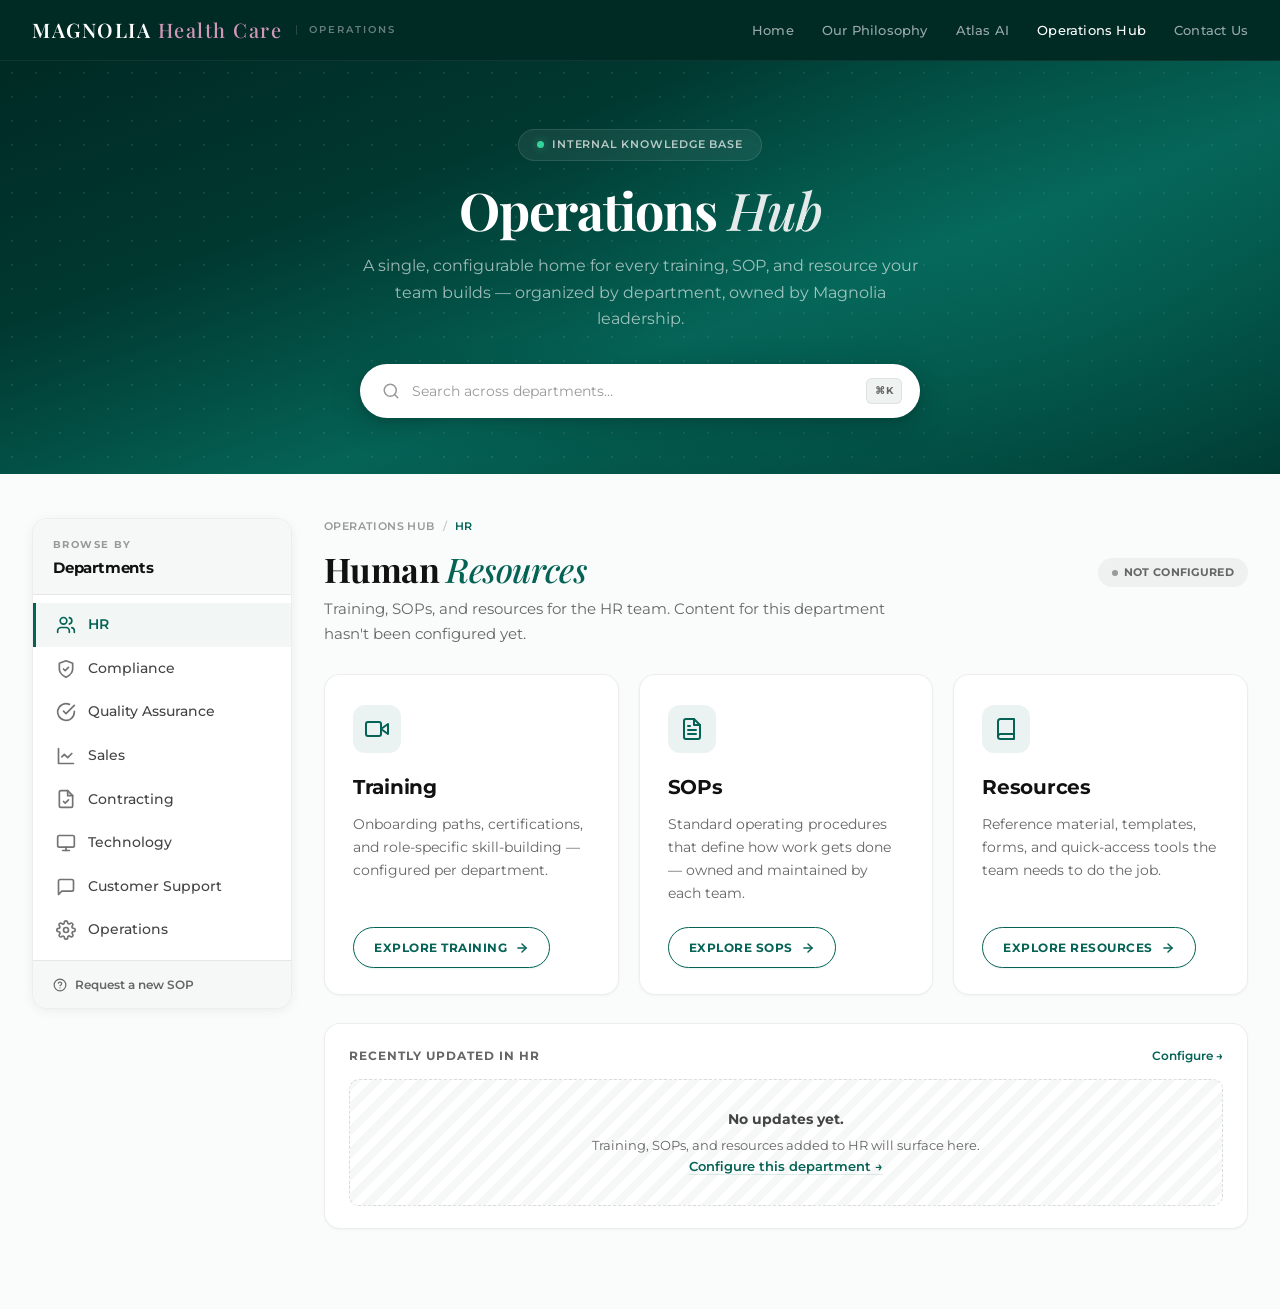
<file: index.html>
<!DOCTYPE html>
<html lang="en">
<head>
<meta charset="UTF-8">
<meta name="viewport" content="width=device-width, initial-scale=1.0">
<title>Operations Hub — Magnolia Health Care</title>
<link rel="preconnect" href="https://fonts.googleapis.com">
<link href="https://fonts.googleapis.com/css2?family=Playfair+Display:wght@400;500;600;700;800&family=Montserrat:wght@400;500;600;700&display=swap" rel="stylesheet">
<link rel="stylesheet" href="styles.css">
<style>
/* ─── Hub-specific layout ─── */
.hub{display:grid;grid-template-columns:260px 1fr;gap:32px;margin-top:44px;padding-bottom:80px;align-items:start}

/* ─── Main content header ─── */
.main{background:transparent}
.main-hdr{display:flex;justify-content:space-between;align-items:flex-start;gap:24px;margin-bottom:28px}
.main-hdr h2{font-size:34px;font-weight:700;letter-spacing:-.6px;color:var(--t1);line-height:1.15;margin-bottom:8px}
.main-hdr h2 em{font-style:italic;color:var(--green);font-weight:500}
.main-hdr p{font-size:14.5px;color:var(--t3);max-width:580px;line-height:1.7}
.main-hdr .meta{display:flex;gap:8px;flex-shrink:0;padding-top:8px}

/* ─── Three Cards ─── */
.cards{display:grid;grid-template-columns:repeat(3,1fr);gap:20px;margin-bottom:28px}
.card{background:var(--white);border:1px solid var(--stroke);border-radius:16px;padding:30px 28px 26px;box-shadow:var(--sh);transition:all .25s cubic-bezier(.4,0,.2,1);cursor:pointer;position:relative;overflow:hidden;display:flex;flex-direction:column;min-height:240px;text-decoration:none;color:inherit}
.card::before{content:'';position:absolute;top:0;left:0;right:0;height:3px;background:linear-gradient(90deg,var(--green),var(--green-l));opacity:0;transition:opacity .25s}
.card::after{content:'';position:absolute;inset:0;border-radius:16px;background:radial-gradient(ellipse at top right,rgba(5,99,86,.06),transparent 60%);opacity:0;transition:opacity .25s;pointer-events:none}
.card:hover{border-color:var(--green);box-shadow:var(--sh-lg);transform:translateY(-3px)}
.card:hover::before{opacity:1}
.card:hover::after{opacity:1}
.card:focus-visible{outline:none;border-color:var(--green);box-shadow:0 0 0 3px rgba(5,99,86,.2),var(--sh-lg)}
.card-ico{width:48px;height:48px;border-radius:12px;background:var(--green-bg2);display:flex;align-items:center;justify-content:center;color:var(--green);margin-bottom:18px;transition:all .25s}
.card-ico svg{width:24px;height:24px}
.card:hover .card-ico{background:var(--green);color:#fff;transform:scale(1.05)}
.card h3{font-size:20px;font-weight:700;color:var(--t1);letter-spacing:-.3px;margin-bottom:10px}
.card p{font-size:13.5px;color:var(--t3);line-height:1.7;margin-bottom:22px;flex:1}
.card-cta{align-self:flex-start;display:inline-flex;align-items:center;gap:8px;font-size:12px;font-weight:700;color:var(--green);letter-spacing:.5px;text-transform:uppercase;background:var(--white);border:1.5px solid var(--green);border-radius:var(--r-pill);padding:10px 20px;box-shadow:0 1px 2px rgba(5,99,86,.08);transition:all .25s cubic-bezier(.4,0,.2,1)}
.card-cta svg{width:14px;height:14px;transition:transform .25s}
.card:hover .card-cta{background:var(--green);color:#fff;box-shadow:0 6px 18px rgba(5,99,86,.28),0 2px 4px rgba(5,99,86,.12);transform:translateY(-1px)}
.card:hover .card-cta svg{transform:translateX(4px)}

/* ─── Recently Updated strip ─── */
.recent{background:var(--white);border-radius:16px;padding:22px 24px;box-shadow:var(--sh);border:1px solid var(--stroke);margin-top:8px}
.recent-hdr{display:flex;align-items:center;justify-content:space-between;margin-bottom:14px}
.recent-hdr h4{font-size:12px;font-weight:700;color:var(--t3);letter-spacing:1px;text-transform:uppercase}
.recent-hdr a{font-size:12px;font-weight:600;color:var(--green)}
.recent-list{display:flex;flex-direction:column;gap:2px}
.recent-row{display:grid;grid-template-columns:90px 1fr auto auto;gap:16px;align-items:center;padding:10px 12px;border-radius:var(--r-sm);font-size:13px;color:var(--t2);transition:background .15s;cursor:pointer}
.recent-row:hover{background:var(--sage-xl)}
.recent-row .tag{font-size:10px;font-weight:700;color:var(--green);background:var(--green-bg2);padding:3px 10px;border-radius:var(--r-pill);text-align:center;letter-spacing:.3px;text-transform:uppercase}
.recent-row .ttl{font-weight:500;color:var(--t1)}
.recent-row .owner{font-size:11px;color:var(--t4);font-weight:500}
.recent-row .date{font-size:11px;color:var(--t4);font-weight:600;font-variant-numeric:tabular-nums;white-space:nowrap}

/* ─── Responsive ─── */
@media (max-width:960px){
  .hub{grid-template-columns:1fr;gap:20px}
  .side{position:static}
  .cards{grid-template-columns:1fr}
  .main-hdr{flex-direction:column}
  .main-hdr h2{font-size:26px}
}
</style>
</head>
<body>

<!-- Top Nav -->
<nav class="nav"><div class="nav-in">
  <div class="nav-brand">
    <span class="mark">MAGNOLIA <em>Health Care</em></span>
    <span class="sub">Operations</span>
  </div>
  <div class="nav-links">
    <a href="https://magnoliahealthcare.com">Home</a>
    <a href="https://magnoliahealthcare.com/#philosophy">Our Philosophy</a>
    <a href="https://magnoliahealthcare.com/#atlas">Atlas AI</a>
    <a href="#" class="on">Operations Hub</a>
    <a href="https://magnoliahealthcare.com/#contact">Contact Us</a>
  </div>
</div></nav>

<!-- Hero -->
<section class="hero"><div class="hero-in">
  <div class="hero-badge"><div class="hero-dot"></div>Internal Knowledge Base</div>
  <h1 class="serif">Operations <em>Hub</em></h1>
  <p>A single, configurable home for every training, SOP, and resource your team builds — organized by department, owned by Magnolia leadership.</p>
  <div class="search-wrap">
    <div class="search">
      <svg viewBox="0 0 24 24" fill="none" stroke="currentColor" stroke-width="2" stroke-linecap="round" stroke-linejoin="round"><circle cx="11" cy="11" r="8"/><path d="m21 21-4.3-4.3"/></svg>
      <input placeholder="Search across departments…" />
      <span class="search-k">⌘K</span>
    </div>
  </div>
</div></section>

<!-- Hub -->
<div class="wrap"><div class="hub">

  <!-- Sidebar -->
  <aside class="side">
    <div class="side-hdr">
      <div class="eyebrow">Browse by</div>
      <h3>Departments</h3>
    </div>
    <nav class="depts" id="depts">
      <a class="dept on" data-id="hr">
        <span class="ico"><svg viewBox="0 0 24 24" fill="none" stroke="currentColor" stroke-width="2" stroke-linecap="round" stroke-linejoin="round"><path d="M16 21v-2a4 4 0 0 0-4-4H6a4 4 0 0 0-4 4v2"/><circle cx="9" cy="7" r="4"/><path d="M22 21v-2a4 4 0 0 0-3-3.87"/><path d="M16 3.13a4 4 0 0 1 0 7.75"/></svg></span>
        HR
      </a>
      <a class="dept" data-id="compliance">
        <span class="ico"><svg viewBox="0 0 24 24" fill="none" stroke="currentColor" stroke-width="2" stroke-linecap="round" stroke-linejoin="round"><path d="M12 22s8-4 8-10V5l-8-3-8 3v7c0 6 8 10 8 10z"/><path d="m9 12 2 2 4-4"/></svg></span>
        Compliance
      </a>
      <a class="dept" data-id="qa">
        <span class="ico"><svg viewBox="0 0 24 24" fill="none" stroke="currentColor" stroke-width="2" stroke-linecap="round" stroke-linejoin="round"><path d="M22 11.08V12a10 10 0 1 1-5.93-9.14"/><path d="m9 11 3 3L22 4"/></svg></span>
        Quality Assurance
      </a>
      <a class="dept" data-id="sales">
        <span class="ico"><svg viewBox="0 0 24 24" fill="none" stroke="currentColor" stroke-width="2" stroke-linecap="round" stroke-linejoin="round"><path d="M3 3v18h18"/><path d="m19 9-5 5-4-4-3 3"/></svg></span>
        Sales
      </a>
      <a class="dept" data-id="contracting">
        <span class="ico"><svg viewBox="0 0 24 24" fill="none" stroke="currentColor" stroke-width="2" stroke-linecap="round" stroke-linejoin="round"><path d="M14 2H6a2 2 0 0 0-2 2v16a2 2 0 0 0 2 2h12a2 2 0 0 0 2-2V8z"/><polyline points="14 2 14 8 20 8"/><path d="m9 15 2 2 4-4"/></svg></span>
        Contracting
      </a>
      <a class="dept" data-id="technology">
        <span class="ico"><svg viewBox="0 0 24 24" fill="none" stroke="currentColor" stroke-width="2" stroke-linecap="round" stroke-linejoin="round"><rect x="2" y="3" width="20" height="14" rx="2"/><path d="M8 21h8"/><path d="M12 17v4"/></svg></span>
        Technology
      </a>
      <a class="dept" data-id="support">
        <span class="ico"><svg viewBox="0 0 24 24" fill="none" stroke="currentColor" stroke-width="2" stroke-linecap="round" stroke-linejoin="round"><path d="M21 15a2 2 0 0 1-2 2H7l-4 4V5a2 2 0 0 1 2-2h14a2 2 0 0 1 2 2z"/></svg></span>
        Customer Support
      </a>
      <a class="dept" data-id="operations">
        <span class="ico"><svg viewBox="0 0 24 24" fill="none" stroke="currentColor" stroke-width="2" stroke-linecap="round" stroke-linejoin="round"><circle cx="12" cy="12" r="3"/><path d="M19.4 15a1.65 1.65 0 0 0 .33 1.82l.06.06a2 2 0 1 1-2.83 2.83l-.06-.06a1.65 1.65 0 0 0-1.82-.33 1.65 1.65 0 0 0-1 1.51V21a2 2 0 1 1-4 0v-.09a1.65 1.65 0 0 0-1-1.51 1.65 1.65 0 0 0-1.82.33l-.06.06a2 2 0 1 1-2.83-2.83l.06-.06a1.65 1.65 0 0 0 .33-1.82 1.65 1.65 0 0 0-1.51-1H3a2 2 0 1 1 0-4h.09a1.65 1.65 0 0 0 1.51-1 1.65 1.65 0 0 0-.33-1.82l-.06-.06a2 2 0 1 1 2.83-2.83l.06.06a1.65 1.65 0 0 0 1.82.33h0a1.65 1.65 0 0 0 1-1.51V3a2 2 0 1 1 4 0v.09a1.65 1.65 0 0 0 1 1.51h0a1.65 1.65 0 0 0 1.82-.33l.06-.06a2 2 0 1 1 2.83 2.83l-.06.06a1.65 1.65 0 0 0-.33 1.82v0a1.65 1.65 0 0 0 1.51 1H21a2 2 0 1 1 0 4h-.09a1.65 1.65 0 0 0-1.51 1z"/></svg></span>
        Operations
      </a>
    </nav>
    <div class="side-ft">
      <a href="#">
        <svg viewBox="0 0 24 24" fill="none" stroke="currentColor" stroke-width="2" stroke-linecap="round" stroke-linejoin="round"><circle cx="12" cy="12" r="10"/><path d="M9.09 9a3 3 0 0 1 5.83 1c0 2-3 3-3 3"/><path d="M12 17h.01"/></svg>
        Request a new SOP
      </a>
    </div>
  </aside>

  <!-- Main panel -->
  <main class="main" id="main">
    <div class="crumb">
      <span>Operations Hub</span>
      <span class="div">/</span>
      <span class="on" id="crumbDept">Sales</span>
    </div>
    <div class="main-hdr">
      <div>
        <h2 class="serif" id="deptTitle">Human <em>Resources</em></h2>
        <p id="deptSub">Training, SOPs, and resources for the HR team. Content for this department hasn't been configured yet.</p>
      </div>
      <div class="meta">
        <span class="badge draft"><span class="dot"></span>Not Configured</span>
      </div>
    </div>

    <!-- 3 boxes -->
    <div class="cards">
      <a class="card" id="cardTraining" href="view.html?dept=hr&view=training" data-kind="training">
        <div class="card-ico">
          <svg viewBox="0 0 24 24" fill="none" stroke="currentColor" stroke-width="2" stroke-linecap="round" stroke-linejoin="round"><polygon points="23 7 16 12 23 17 23 7"/><rect x="1" y="5" width="15" height="14" rx="2"/></svg>
        </div>
        <h3>Training</h3>
        <p>Onboarding paths, certifications, and role-specific skill-building — configured per department.</p>
        <div class="card-cta">Explore Training
          <svg viewBox="0 0 24 24" fill="none" stroke="currentColor" stroke-width="2.5" stroke-linecap="round" stroke-linejoin="round"><line x1="5" y1="12" x2="19" y2="12"/><polyline points="12 5 19 12 12 19"/></svg>
        </div>
      </a>

      <a class="card" id="cardSops" href="view.html?dept=hr&view=sops" data-kind="sops">
        <div class="card-ico">
          <svg viewBox="0 0 24 24" fill="none" stroke="currentColor" stroke-width="2" stroke-linecap="round" stroke-linejoin="round"><path d="M14 2H6a2 2 0 0 0-2 2v16a2 2 0 0 0 2 2h12a2 2 0 0 0 2-2V8z"/><polyline points="14 2 14 8 20 8"/><line x1="16" y1="13" x2="8" y2="13"/><line x1="16" y1="17" x2="8" y2="17"/><polyline points="10 9 9 9 8 9"/></svg>
        </div>
        <h3>SOPs</h3>
        <p>Standard operating procedures that define how work gets done — owned and maintained by each team.</p>
        <div class="card-cta">Explore SOPs
          <svg viewBox="0 0 24 24" fill="none" stroke="currentColor" stroke-width="2.5" stroke-linecap="round" stroke-linejoin="round"><line x1="5" y1="12" x2="19" y2="12"/><polyline points="12 5 19 12 12 19"/></svg>
        </div>
      </a>

      <a class="card" id="cardResources" href="view.html?dept=hr&view=resources" data-kind="resources">
        <div class="card-ico">
          <svg viewBox="0 0 24 24" fill="none" stroke="currentColor" stroke-width="2" stroke-linecap="round" stroke-linejoin="round"><path d="M4 19.5A2.5 2.5 0 0 1 6.5 17H20"/><path d="M6.5 2H20v20H6.5A2.5 2.5 0 0 1 4 19.5v-15A2.5 2.5 0 0 1 6.5 2z"/></svg>
        </div>
        <h3>Resources</h3>
        <p>Reference material, templates, forms, and quick-access tools the team needs to do the job.</p>
        <div class="card-cta">Explore Resources
          <svg viewBox="0 0 24 24" fill="none" stroke="currentColor" stroke-width="2.5" stroke-linecap="round" stroke-linejoin="round"><line x1="5" y1="12" x2="19" y2="12"/><polyline points="12 5 19 12 12 19"/></svg>
        </div>
      </a>
    </div>

    <!-- Recently Updated -->
    <div class="recent">
      <div class="recent-hdr">
        <h4 id="recentHdr">Recently Updated in HR</h4>
        <a href="#">Configure →</a>
      </div>
      <div class="recent-list" id="recentList"></div>
    </div>
  </main>

</div></div>

<script>
// Each department is a configurable slot. Content (training, SOPs, resources,
// recent updates) will be populated by Mitchell + Kyle as it's built.
const DATA = {
  hr:         { label:'HR',                title:'Human <em>Resources</em>' },
  compliance: { label:'Compliance',        title:'Compliance <em>& Risk</em>' },
  qa:         { label:'Quality Assurance', title:'Quality <em>Assurance</em>' },
  sales:      { label:'Sales',             title:'Sales <em>Department</em>' },
  contracting:{ label:'Contracting',       title:'Carrier <em>Contracting</em>' },
  technology: { label:'Technology',        title:'Technology <em>& Systems</em>' },
  support:    { label:'Customer Support',  title:'Customer <em>Support</em>',
    configured: true,
    sub: 'Two-tier licensed support structure serving as the primary owner of the member relationship. 7 SOPs, 6 training modules, and 8 resources — fully configured.',
    recent: [
      { tag:'SOP',      title:'Inbound Customer Service — Tier 1 & Tier 2', owner:'Yanick Bass', date:'Apr 27, 2026' },
      { tag:'SOP',      title:'Escalation & De-Escalation Procedures',       owner:'Yanick Bass', date:'Apr 27, 2026' },
      { tag:'SOP',      title:'SMS Communication & Documentation',           owner:'Yanick Bass', date:'Apr 27, 2026' },
      { tag:'SOP',      title:'HIPAA Compliance for Customer Service',       owner:'Yanick Bass', date:'Apr 27, 2026' },
      { tag:'SOP',      title:'Policy Cancellation Prevention',              owner:'Yanick Bass', date:'Apr 27, 2026' },
      { tag:'SOP',      title:'CSR Quality Assurance Scorecard',             owner:'Yanick Bass', date:'Apr 27, 2026' },
      { tag:'Training', title:'Call Scenario Training & Risk Assessment',    owner:'Yanick Bass', date:'Apr 27, 2026' },
    ]
  },
  operations: { label:'Operations',        title:'Operations <em>& Data</em>' }
};

function renderRecent(label, recentItems){
  const list = document.getElementById('recentList');
  if (recentItems && recentItems.length > 0) {
    list.innerHTML = recentItems.map(r => `
      <div class="recent-row">
        <span class="tag">${r.tag}</span>
        <span class="ttl">${r.title}</span>
        <span class="owner">${r.owner}</span>
        <span class="date">${r.date}</span>
      </div>`).join('');
  } else {
    list.innerHTML = `
      <div class="empty">
        <strong>No updates yet.</strong>
        Training, SOPs, and resources added to ${label} will surface here.
        <br><a href="#">Configure this department →</a>
      </div>`;
  }
}

function selectDept(id){
  const v = DATA[id]; if(!v) return;
  document.querySelectorAll('.dept').forEach(x => x.classList.toggle('on', x.dataset.id === id));
  document.getElementById('crumbDept').textContent = v.label;
  document.getElementById('deptTitle').innerHTML = v.title;

  const badge = document.querySelector('.main-hdr .meta .badge');
  if (v.configured) {
    document.getElementById('deptSub').textContent = v.sub || `Training, SOPs, and resources for the ${v.label} team.`;
    if (badge) { badge.className = 'badge'; badge.innerHTML = '<span class="dot"></span>Active'; }
  } else {
    document.getElementById('deptSub').textContent =
      `Training, SOPs, and resources for the ${v.label} team. Content for this department hasn't been configured yet.`;
    if (badge) { badge.className = 'badge draft'; badge.innerHTML = '<span class="dot"></span>Not Configured'; }
  }

  document.getElementById('recentHdr').textContent = 'Recently Updated in ' + v.label;
  renderRecent(v.label, v.recent);

  // Route the three framework cards to the destination page for this dept.
  document.getElementById('cardTraining').href  = `view.html?dept=${id}&view=training`;
  document.getElementById('cardSops').href      = `view.html?dept=${id}&view=sops`;
  document.getElementById('cardResources').href = `view.html?dept=${id}&view=resources`;
}

document.querySelectorAll('.dept').forEach(d => {
  d.addEventListener('click', e => { e.preventDefault(); selectDept(d.dataset.id); });
});

selectDept('hr');
</script>
</body>
</html>
</file>
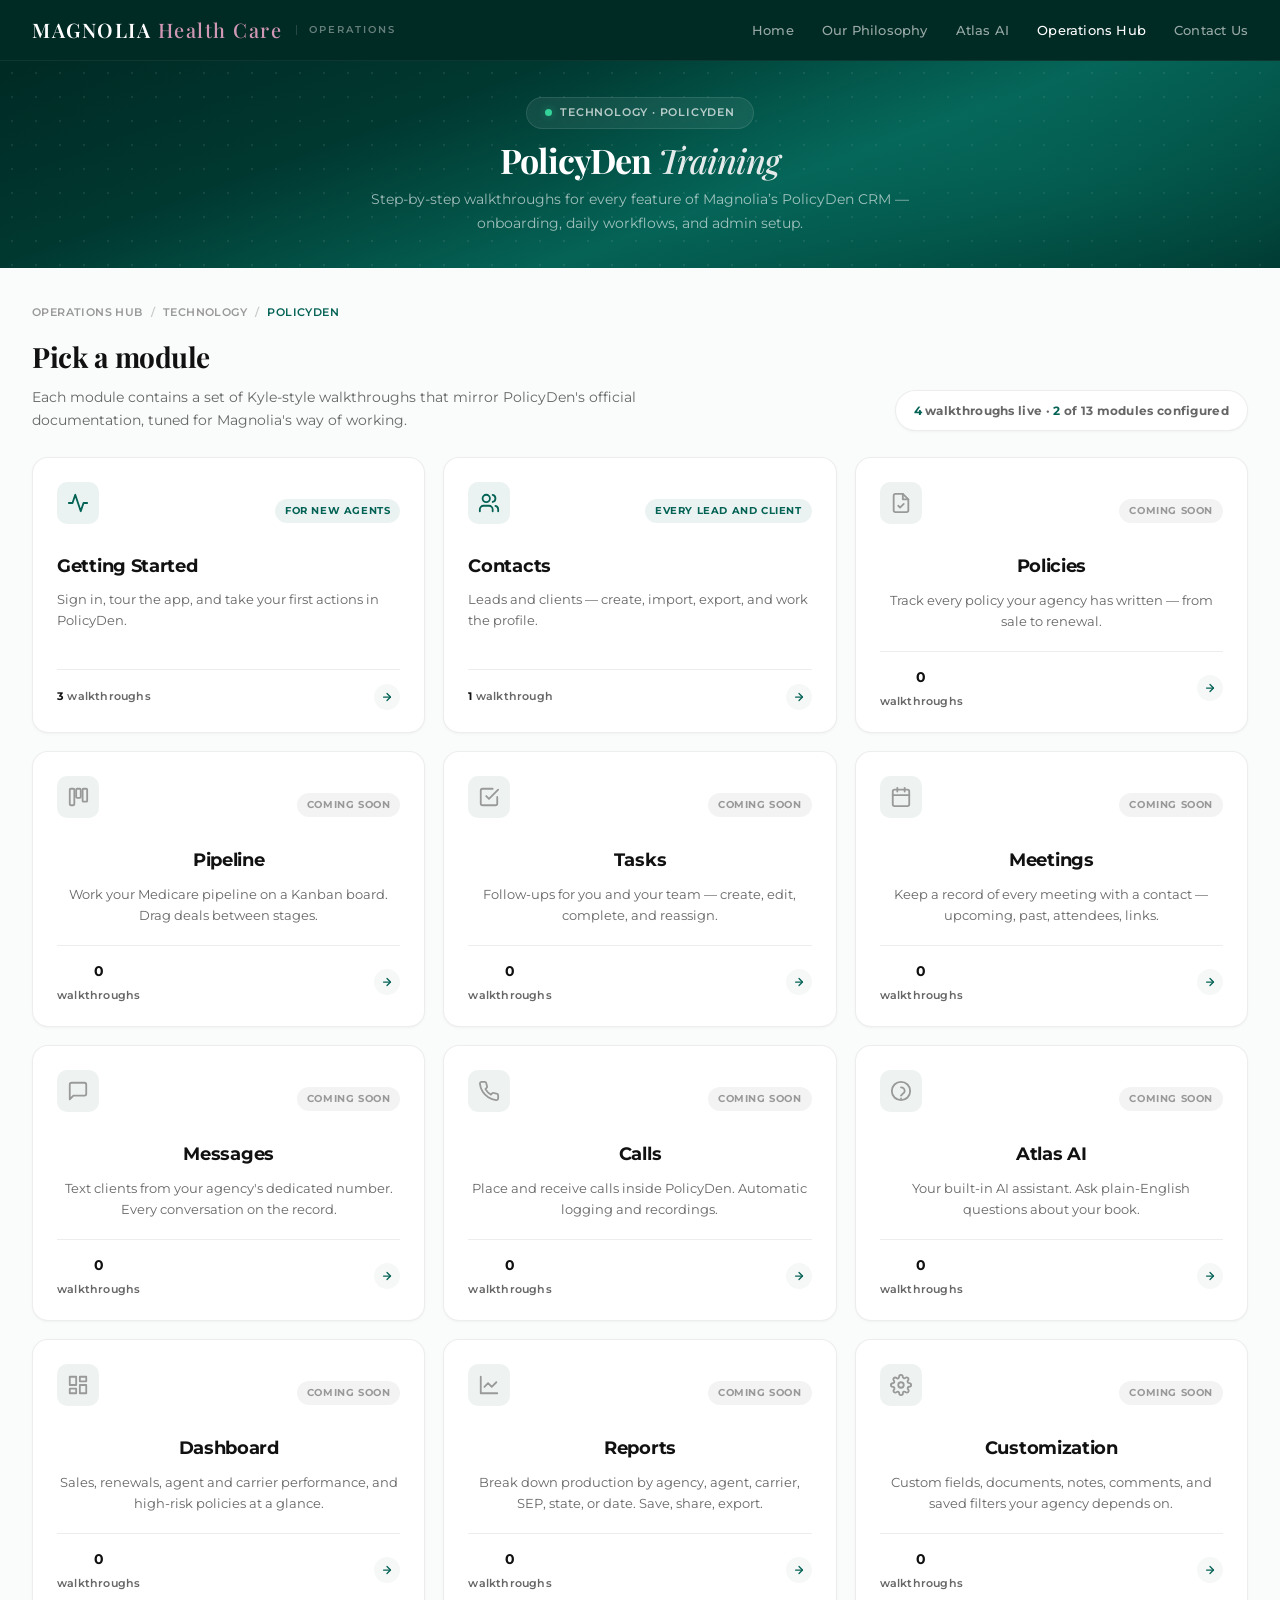
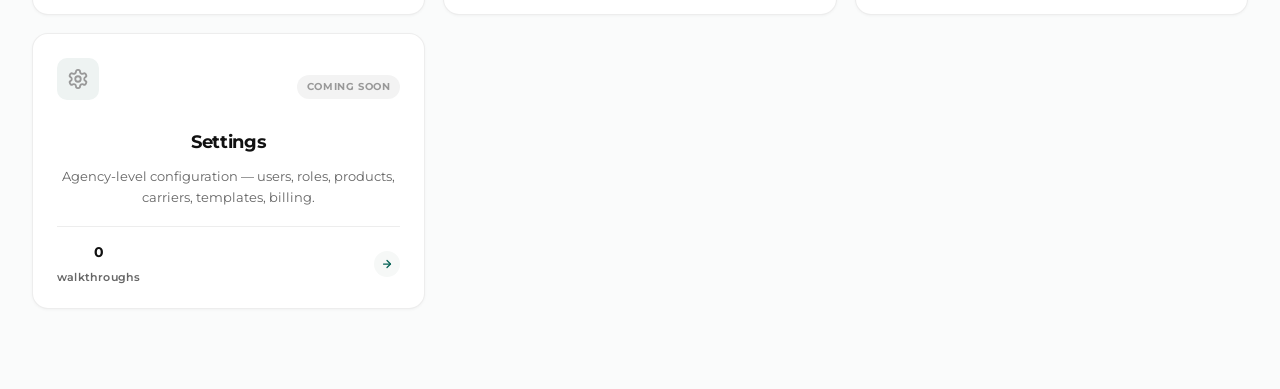
<file: policyden.html>
<!DOCTYPE html>
<html lang="en">
<head>
<meta charset="UTF-8">
<meta name="viewport" content="width=device-width, initial-scale=1.0">
<title>PolicyDen Training — Magnolia Operations Hub</title>
<link rel="preconnect" href="https://fonts.googleapis.com">
<link href="https://fonts.googleapis.com/css2?family=Playfair+Display:wght@400;500;600;700;800&family=Montserrat:wght@400;500;600;700&display=swap" rel="stylesheet">
<link rel="stylesheet" href="styles.css">
<style>
/* ─── PolicyDen hub layout ─── */
.pd-wrap{max-width:1280px;margin:0 auto;padding:36px 32px 80px}

/* Hero chip / title row already handled by .hero in styles.css */

/* ─── Module grid (hub view) ─── */
.pd-intro{display:flex;justify-content:space-between;align-items:flex-end;gap:24px;margin-bottom:26px;flex-wrap:wrap}
.pd-intro .heading h2{font-family:'Playfair Display',serif;font-size:28px;font-weight:700;color:var(--t1);letter-spacing:-.5px;margin-bottom:6px}
.pd-intro .heading p{font-size:14px;color:var(--t3);max-width:620px;line-height:1.6}
.pd-intro .counts{font-size:12px;font-weight:700;color:var(--t3);letter-spacing:.3px;white-space:nowrap;background:var(--white);border:1px solid var(--stroke);border-radius:var(--r-pill);padding:10px 18px;box-shadow:var(--sh)}
.pd-intro .counts strong{color:var(--green);font-weight:700}

.mod-grid{display:grid;grid-template-columns:repeat(auto-fill,minmax(300px,1fr));gap:18px}
.mod{background:var(--white);border:1px solid var(--stroke);border-radius:16px;padding:24px 24px 22px;box-shadow:var(--sh);transition:all .25s cubic-bezier(.4,0,.2,1);cursor:pointer;position:relative;overflow:hidden;display:flex;flex-direction:column;min-height:210px;text-decoration:none;color:inherit}
.mod::before{content:'';position:absolute;top:0;left:0;right:0;height:3px;background:linear-gradient(90deg,var(--green),var(--green-l));opacity:0;transition:opacity .25s}
.mod:hover{border-color:var(--green);box-shadow:var(--sh-lg);transform:translateY(-3px)}
.mod:hover::before{opacity:1}
.mod-ico{width:42px;height:42px;border-radius:10px;background:var(--green-bg2);display:flex;align-items:center;justify-content:center;color:var(--green);margin-bottom:16px;transition:all .25s}
.mod-ico svg{width:22px;height:22px}
.mod:hover .mod-ico{background:var(--green);color:#fff;transform:scale(1.05)}
.mod-top{display:flex;align-items:center;justify-content:space-between;gap:12px;margin-bottom:12px}
.mod-accent{font-size:10px;font-weight:700;color:var(--green);background:var(--green-bg2);padding:4px 10px;border-radius:var(--r-pill);letter-spacing:.6px;text-transform:uppercase}
.mod-accent.soon{background:rgba(153,153,153,.12);color:var(--t4)}
.mod h3{font-size:18px;font-weight:700;color:var(--t1);letter-spacing:-.3px;margin-bottom:8px}
.mod p{font-size:13px;color:var(--t3);line-height:1.65;margin-bottom:18px;flex:1}
.mod-ft{display:flex;align-items:center;justify-content:space-between;gap:10px;padding-top:14px;border-top:1px solid var(--stroke)}
.mod-ft .cnt{font-size:11px;font-weight:600;color:var(--t3);letter-spacing:.2px}
.mod-ft .cnt strong{color:var(--t1);font-weight:700}
.mod-ft .go{width:26px;height:26px;display:inline-flex;align-items:center;justify-content:center;border-radius:50%;background:var(--sage-xl);color:var(--green);transition:all .2s}
.mod-ft .go svg{width:12px;height:12px}
.mod:hover .mod-ft .go{background:var(--green);color:#fff;transform:translateX(2px)}
.mod.empty .mod-ico{background:var(--sage-l);color:var(--t4)}
.mod.empty:hover .mod-ico{background:var(--green-bg2);color:var(--green)}

/* ─── Module detail (SOP list) view ─── */
.pd-detail-hdr{display:flex;justify-content:space-between;align-items:flex-start;gap:24px;margin-bottom:22px;flex-wrap:wrap}
.pd-detail-hdr .heading{flex:1;min-width:280px}
.pd-detail-hdr h2{font-family:'Playfair Display',serif;font-size:34px;font-weight:700;letter-spacing:-.6px;color:var(--t1);line-height:1.15;margin-bottom:8px}
.pd-detail-hdr h2 em{font-style:italic;color:var(--green);font-weight:500}
.pd-detail-hdr p{font-size:14.5px;color:var(--t3);max-width:620px;line-height:1.7}
.pd-detail-hdr .meta{display:flex;gap:8px;flex-shrink:0;padding-top:6px}

.pd-back{display:inline-flex;align-items:center;gap:8px;font-size:11px;font-weight:700;color:var(--t3);letter-spacing:.6px;text-transform:uppercase;margin-bottom:10px;transition:color .2s}
.pd-back:hover{color:var(--green)}
.pd-back svg{width:13px;height:13px}

.sop-grid{display:grid;grid-template-columns:repeat(auto-fill,minmax(340px,1fr));gap:16px;margin-bottom:28px}
.sopcard{background:var(--white);border:1px solid var(--stroke);border-radius:14px;padding:22px 22px 18px;box-shadow:var(--sh);cursor:pointer;transition:all .2s;display:flex;flex-direction:column;gap:10px;text-decoration:none;color:inherit}
.sopcard:hover{border-color:var(--green);box-shadow:var(--sh-md);transform:translateY(-2px)}
.sopcard-top{display:flex;align-items:center;justify-content:space-between;gap:10px}
.sopcard-tag{font-size:10px;font-weight:700;color:var(--green);background:var(--green-bg2);padding:3px 10px;border-radius:var(--r-pill);letter-spacing:.6px;text-transform:uppercase}
.sopcard-tag.draft{background:rgba(153,153,153,.12);color:var(--t3)}
.sopcard-dur{font-size:11px;color:var(--t4);font-weight:600;font-variant-numeric:tabular-nums}
.sopcard h4{font-size:16px;font-weight:700;color:var(--t1);letter-spacing:-.15px;line-height:1.35;margin:0}
.sopcard p{font-size:12.5px;color:var(--t3);line-height:1.65;margin:0;flex:1}
.sopcard-ft{display:flex;align-items:center;justify-content:space-between;gap:10px;padding-top:12px;border-top:1px solid var(--stroke);margin-top:4px}
.sopcard-ft .owner{font-size:11px;color:var(--t4);font-weight:500;display:inline-flex;align-items:center;gap:6px}
.sopcard-ft .owner svg{width:12px;height:12px}
.sopcard-ft .arrow{width:24px;height:24px;display:inline-flex;align-items:center;justify-content:center;border-radius:50%;background:var(--sage-xl);color:var(--green);transition:all .2s}
.sopcard-ft .arrow svg{width:12px;height:12px}
.sopcard:hover .sopcard-ft .arrow{background:var(--green);color:#fff;transform:translateX(2px)}

/* Config / empty state for modules with no SOPs yet */
.pd-coming{background:linear-gradient(135deg,var(--sage-xl) 0%,var(--white) 100%);border:1px dashed var(--stroke-h);border-radius:16px;padding:38px 32px;text-align:center}
.pd-coming h4{font-family:'Playfair Display',serif;font-size:22px;color:var(--t1);margin-bottom:10px}
.pd-coming p{font-size:13.5px;color:var(--t3);line-height:1.7;max-width:520px;margin:0 auto 16px}
.pd-coming .docs-link{display:inline-flex;align-items:center;gap:8px;font-size:11px;font-weight:700;color:var(--green);letter-spacing:.4px;text-transform:uppercase;padding:10px 20px;border:1.5px solid var(--green);border-radius:var(--r-pill);transition:all .2s}
.pd-coming .docs-link:hover{background:var(--green);color:#fff}
.pd-coming .docs-link svg{width:13px;height:13px}

/* Module page: quick links strip to the official docs */
.pd-docs{background:var(--white);border:1px solid var(--stroke);border-radius:14px;padding:20px 24px;box-shadow:var(--sh);display:flex;align-items:center;justify-content:space-between;gap:20px;margin-top:8px;flex-wrap:wrap}
.pd-docs-txt strong{display:block;font-size:13px;font-weight:700;color:var(--t1);margin-bottom:3px}
.pd-docs-txt span{font-size:12px;color:var(--t3);line-height:1.55}
.pd-docs a{display:inline-flex;align-items:center;gap:7px;font-size:11px;font-weight:700;color:var(--green);letter-spacing:.4px;text-transform:uppercase;padding:9px 18px;border:1.5px solid var(--green);border-radius:var(--r-pill);transition:all .2s;white-space:nowrap}
.pd-docs a:hover{background:var(--green);color:#fff}
.pd-docs a svg{width:12px;height:12px}

@media (max-width:760px){
  .pd-detail-hdr h2{font-size:26px}
  .pd-intro{flex-direction:column;align-items:flex-start}
}
</style>
</head>
<body>

<!-- Top Nav -->
<nav class="nav"><div class="nav-in">
  <div class="nav-brand">
    <span class="mark">MAGNOLIA <em>Health Care</em></span>
    <span class="sub">Operations</span>
  </div>
  <div class="nav-links">
    <a href="https://magnoliahealthcare.com">Home</a>
    <a href="https://magnoliahealthcare.com/#philosophy">Our Philosophy</a>
    <a href="https://magnoliahealthcare.com/#atlas">Atlas AI</a>
    <a href="index.html" class="on">Operations Hub</a>
    <a href="https://magnoliahealthcare.com/#contact">Contact Us</a>
  </div>
</div></nav>

<!-- Compact hero -->
<section class="hero compact"><div class="hero-in">
  <div class="hero-badge"><div class="hero-dot"></div><span id="heroBadge">Technology · PolicyDen</span></div>
  <h1 class="serif" id="heroTitle">PolicyDen <em>Training</em></h1>
  <p id="heroSub">Step-by-step walkthroughs for every feature of Magnolia's PolicyDen CRM — onboarding, daily workflows, and admin setup.</p>
</div></section>

<div class="pd-wrap" id="root"></div>

<script src="policyden-data.js"></script>
<script>
const params  = new URLSearchParams(location.search);
const moduleId = params.get('module') || '';
const mods    = window.POLICYDEN_MODULES || {};

const root = document.getElementById('root');

function breadcrumb(module) {
  return `
    <div class="crumb">
      <a href="index.html">Operations Hub</a>
      <span class="div">/</span>
      <a href="view.html?dept=technology&view=sops">Technology</a>
      <span class="div">/</span>
      <a href="policyden.html" ${module ? '' : 'class="on"'}>PolicyDen</a>
      ${module ? `<span class="div">/</span><span class="on">${module.label}</span>` : ''}
    </div>
  `;
}

function renderHub() {
  const entries = Object.entries(mods);
  const totalSops = entries.reduce((n, [, m]) => n + (m.sops || []).length, 0);
  const liveModules = entries.filter(([, m]) => (m.sops || []).length > 0).length;

  document.getElementById('heroBadge').textContent = 'Technology · PolicyDen';
  document.getElementById('heroTitle').innerHTML = 'PolicyDen <em>Training</em>';
  document.getElementById('heroSub').textContent =
    'Step-by-step walkthroughs for every feature of Magnolia\u2019s PolicyDen CRM — onboarding, daily workflows, and admin setup.';

  root.innerHTML = `
    ${breadcrumb(null)}
    <div class="pd-intro">
      <div class="heading">
        <h2>Pick a module</h2>
        <p>Each module contains a set of Kyle-style walkthroughs that mirror PolicyDen's official documentation, tuned for Magnolia's way of working.</p>
      </div>
      <div class="counts"><strong>${totalSops}</strong> walkthrough${totalSops === 1 ? '' : 's'} live · <strong>${liveModules}</strong> of ${entries.length} modules configured</div>
    </div>

    <div class="mod-grid">
      ${entries.map(([id, m]) => {
        const count = (m.sops || []).length;
        const isEmpty = count === 0;
        return `
          <a class="mod ${isEmpty ? 'empty' : ''}" href="policyden.html?module=${id}">
            <div class="mod-top">
              <div class="mod-ico"><svg viewBox="0 0 24 24" fill="none" stroke="currentColor" stroke-width="2" stroke-linecap="round" stroke-linejoin="round">${m.icon}</svg></div>
              <span class="mod-accent ${isEmpty ? 'soon' : ''}">${isEmpty ? 'Coming soon' : m.accent}</span>
            </div>
            <h3>${m.label}</h3>
            <p>${m.description}</p>
            <div class="mod-ft">
              <span class="cnt"><strong>${count}</strong> walkthrough${count === 1 ? '' : 's'}</span>
              <span class="go">
                <svg viewBox="0 0 24 24" fill="none" stroke="currentColor" stroke-width="2.5" stroke-linecap="round" stroke-linejoin="round"><line x1="5" y1="12" x2="19" y2="12"/><polyline points="12 5 19 12 12 19"/></svg>
              </span>
            </div>
          </a>`;
      }).join('')}
    </div>
  `;
}

function renderModule(mod, id) {
  document.getElementById('heroBadge').textContent = `PolicyDen · ${mod.label}`;
  document.getElementById('heroTitle').innerHTML = `${mod.label.replace(/ /g, '&nbsp;')} <em>walkthroughs</em>`;
  document.getElementById('heroSub').textContent = mod.description;
  document.title = `PolicyDen · ${mod.label} — Magnolia Operations Hub`;

  const sops = mod.sops || [];
  const docsSlug = id === 'getting-started' ? 'quickstart' : id;

  root.innerHTML = `
    ${breadcrumb(mod)}

    <a class="pd-back" href="policyden.html">
      <svg viewBox="0 0 24 24" fill="none" stroke="currentColor" stroke-width="2.5" stroke-linecap="round" stroke-linejoin="round"><line x1="19" y1="12" x2="5" y2="12"/><polyline points="12 19 5 12 12 5"/></svg>
      All PolicyDen modules
    </a>

    <div class="pd-detail-hdr">
      <div class="heading">
        <h2>${mod.label} <em>walkthroughs</em></h2>
        <p>${mod.description}</p>
      </div>
      <div class="meta">
        <span class="badge ${sops.length ? '' : 'draft'}"><span class="dot"></span>${sops.length ? sops.length + ' walkthrough' + (sops.length === 1 ? '' : 's') : 'Coming soon'}</span>
      </div>
    </div>

    ${sops.length === 0 ? `
      <div class="pd-coming">
        <h4>No walkthroughs in ${mod.label} yet</h4>
        <p>Kyle-style step-by-step walkthroughs for this module are being authored. In the meantime, the official PolicyDen documentation covers this area end-to-end.</p>
        <a class="docs-link" href="https://magnoliahealthcare.mintlify.app/${docsSlug}" target="_blank" rel="noopener">
          View official docs
          <svg viewBox="0 0 24 24" fill="none" stroke="currentColor" stroke-width="2.5" stroke-linecap="round" stroke-linejoin="round"><path d="M18 13v6a2 2 0 0 1-2 2H5a2 2 0 0 1-2-2V8a2 2 0 0 1 2-2h6"/><polyline points="15 3 21 3 21 9"/><line x1="10" y1="14" x2="21" y2="3"/></svg>
        </a>
      </div>
    ` : `
      <div class="sop-grid">
        ${sops.map(s => `
          <a class="sopcard" href="sop.html?id=${s.sopId}&module=${id}">
            <div class="sopcard-top">
              <span class="sopcard-tag${(s.tag || '').toLowerCase() === 'draft' ? ' draft' : ''}">${s.tag || 'Walkthrough'}</span>
              ${s.duration ? `<span class="sopcard-dur">${s.duration}</span>` : ''}
            </div>
            <h4>${s.title}</h4>
            <p>${s.desc || ''}</p>
            <div class="sopcard-ft">
              <span class="owner">
                <svg viewBox="0 0 24 24" fill="none" stroke="currentColor" stroke-width="2" stroke-linecap="round" stroke-linejoin="round"><path d="M20 21v-2a4 4 0 0 0-4-4H8a4 4 0 0 0-4 4v2"/><circle cx="12" cy="7" r="4"/></svg>
                PolicyDen · ${mod.label}
              </span>
              <span class="arrow">
                <svg viewBox="0 0 24 24" fill="none" stroke="currentColor" stroke-width="2.5" stroke-linecap="round" stroke-linejoin="round"><line x1="5" y1="12" x2="19" y2="12"/><polyline points="12 5 19 12 12 19"/></svg>
              </span>
            </div>
          </a>
        `).join('')}
      </div>

      <div class="pd-docs">
        <div class="pd-docs-txt">
          <strong>Need the source of truth?</strong>
          <span>Every walkthrough in this module mirrors PolicyDen's official documentation. Use the docs when you need a field-level reference.</span>
        </div>
        <a href="https://magnoliahealthcare.mintlify.app/${docsSlug}" target="_blank" rel="noopener">
          Official docs
          <svg viewBox="0 0 24 24" fill="none" stroke="currentColor" stroke-width="2.5" stroke-linecap="round" stroke-linejoin="round"><path d="M18 13v6a2 2 0 0 1-2 2H5a2 2 0 0 1-2-2V8a2 2 0 0 1 2-2h6"/><polyline points="15 3 21 3 21 9"/><line x1="10" y1="14" x2="21" y2="3"/></svg>
        </a>
      </div>
    `}
  `;
}

if (moduleId && mods[moduleId]) {
  renderModule(mods[moduleId], moduleId);
} else {
  renderHub();
}
</script>
</body>
</html>
</file>
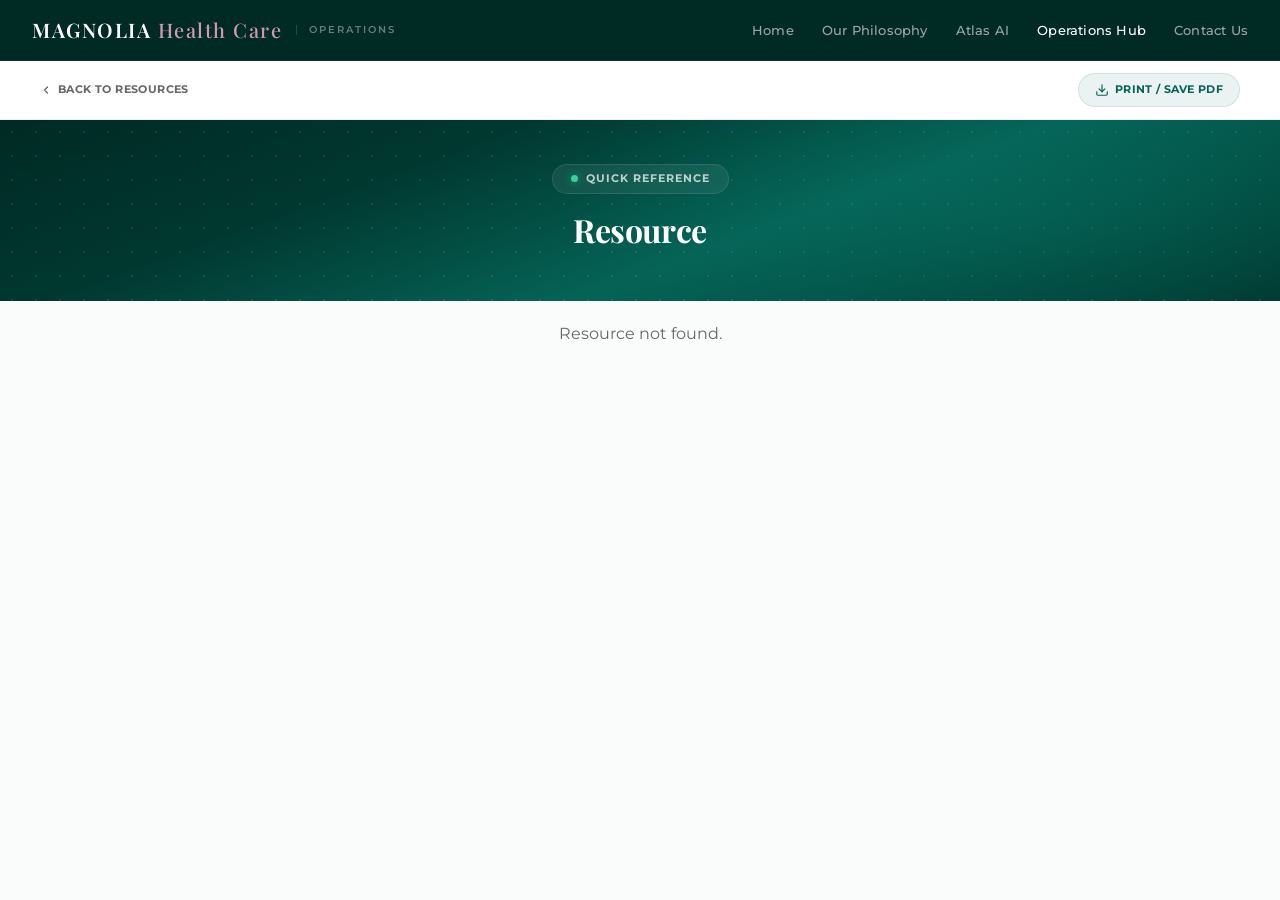
<file: resource.html>
<!DOCTYPE html>
<html lang="en">
<head>
<meta charset="UTF-8">
<meta name="viewport" content="width=device-width, initial-scale=1.0">
<title>Resource — Magnolia Health Care</title>
<link rel="preconnect" href="https://fonts.googleapis.com">
<link href="https://fonts.googleapis.com/css2?family=Playfair+Display:wght@400;500;600;700;800&family=Montserrat:wght@400;500;600;700&display=swap" rel="stylesheet">
<link rel="stylesheet" href="styles.css">
<style>
body{background:var(--bg)}

.res-topbar{background:var(--white);border-bottom:1px solid var(--stroke);padding:12px 28px}
.res-topbar-in{max-width:1200px;margin:0 auto;display:flex;align-items:center;gap:10px;flex-wrap:wrap}
.res-topbar .back{display:inline-flex;align-items:center;gap:6px;font-size:11px;font-weight:700;color:var(--t3);letter-spacing:.4px;text-transform:uppercase;text-decoration:none;transition:color .2s}
.res-topbar .back:hover{color:var(--green)}
.res-topbar .back svg{width:12px;height:12px}
.res-topbar .crumbs{display:flex;gap:8px;font-size:10.5px;font-weight:600;letter-spacing:.4px;text-transform:uppercase;color:var(--t4);flex-wrap:wrap;margin-left:14px;padding-left:14px;border-left:1px solid var(--stroke)}
.res-topbar .crumbs .div{opacity:.4}
.res-topbar .crumbs a{color:var(--t4);text-decoration:none;transition:color .2s}
.res-topbar .crumbs a:hover{color:var(--green)}
.res-topbar .crumbs .on{color:var(--green)}
.res-topbar .dl-btn{margin-left:auto;display:inline-flex;align-items:center;gap:6px;padding:7px 16px;border-radius:var(--r-pill);font-size:11px;font-weight:700;color:var(--green);background:var(--green-bg2);border:1.5px solid rgba(5,99,86,.12);letter-spacing:.3px;text-transform:uppercase;cursor:pointer;transition:all .2s;text-decoration:none}
.res-topbar .dl-btn:hover{background:var(--green);color:#fff}
.res-topbar .dl-btn svg{width:14px;height:14px}

.res-hero{background:linear-gradient(160deg,var(--green-xd) 0%,var(--green-d) 30%,var(--green) 60%,var(--green-d) 100%);padding:44px 28px 40px;text-align:center;position:relative;overflow:hidden}
.res-hero::before{content:'';position:absolute;inset:0;background-image:radial-gradient(rgba(255,255,255,.08) 1px,transparent 1px);background-size:24px 24px;pointer-events:none}
.res-hero::after{content:'';position:absolute;top:-40%;right:-20%;width:80%;height:180%;background:radial-gradient(ellipse,rgba(6,126,109,.25) 0%,transparent 65%);pointer-events:none}
.res-hero-in{position:relative;max-width:720px;margin:0 auto;z-index:1}
.res-hero-badge{display:inline-flex;align-items:center;gap:8px;background:rgba(255,255,255,.07);border:1px solid rgba(255,255,255,.1);padding:6px 18px;border-radius:var(--r-pill);font-size:10.5px;font-weight:700;color:rgba(255,255,255,.72);letter-spacing:1px;text-transform:uppercase;margin-bottom:18px;backdrop-filter:blur(8px)}
.res-hero-dot{width:7px;height:7px;border-radius:50%;background:#34d399;box-shadow:0 0 8px rgba(52,211,153,.5)}
.res-hero h1{font-size:32px;font-weight:700;color:#fff;line-height:1.15;letter-spacing:-.4px;margin-bottom:12px;font-family:'Playfair Display',serif}
.res-hero h1 em{font-style:normal;color:var(--sage)}
.res-hero p{font-size:14px;color:rgba(255,255,255,.58);max-width:560px;margin:0 auto;font-weight:400;line-height:1.7}

.res-wrap{max-width:1000px;margin:0 auto;padding:0 28px}
.res-body{margin-top:-20px;position:relative;z-index:2;padding-bottom:60px}

/* ─── Table-style resource card ─── */
.res-card{background:var(--white);border-radius:16px;box-shadow:var(--sh-lg);overflow:hidden;margin-bottom:20px;border:1px solid var(--stroke)}
.res-card-hdr{padding:16px 24px;background:var(--sage-xl);border-bottom:1px solid var(--stroke);display:flex;align-items:center;gap:12px}
.res-card-hdr .letter{width:32px;height:32px;border-radius:8px;background:var(--green);color:#fff;display:flex;align-items:center;justify-content:center;font-size:14px;font-weight:700;font-family:'Playfair Display',serif;flex-shrink:0}
.res-card-hdr h3{font-size:15px;font-weight:700;color:var(--t1);letter-spacing:-.2px}
.res-card-hdr .sub{font-size:11px;color:var(--t4);font-weight:500;margin-top:1px}

.res-table{width:100%;border-collapse:collapse}
.res-table th{text-align:left;padding:10px 24px;font-size:10px;font-weight:700;color:var(--t4);letter-spacing:1px;text-transform:uppercase;background:var(--sage-xl);border-bottom:1px solid var(--stroke)}
.res-table td{padding:12px 24px;border-bottom:1px solid var(--stroke);font-size:13.5px;font-weight:500;color:var(--t2);vertical-align:top;line-height:1.5}
.res-table tr:last-child td{border-bottom:none}
.res-table tr:hover td{background:rgba(5,99,86,.02)}
.res-table .label{font-weight:700;color:var(--t1);white-space:nowrap;min-width:160px}
.res-table .phone{font-weight:700;color:var(--green);font-variant-numeric:tabular-nums;white-space:nowrap}
.res-table .phone a{color:var(--green);text-decoration:none;transition:color .2s}
.res-table .phone a:hover{color:var(--green-d);text-decoration:underline}
.res-table .note{font-size:11.5px;color:var(--t3);font-style:italic;font-weight:400}
.res-table .warn-row td{background:rgba(197,64,64,.03);border-left:3px solid #c54040}
.res-table .tip-row td{background:rgba(5,99,86,.03);border-left:3px solid var(--green)}

/* ─── Rich text sections (for forms, templates, etc.) ─── */
.res-section{padding:24px;border-bottom:1px solid var(--stroke)}
.res-section:last-child{border-bottom:none}
.res-section h4{font-size:14px;font-weight:700;color:var(--t1);margin-bottom:6px;letter-spacing:-.1px}
.res-section .desc{font-size:13px;color:var(--t3);margin-bottom:14px;line-height:1.6}
.res-section .content{font-size:13.5px;color:var(--t2);line-height:1.7}
.res-section .content strong{color:var(--t1)}
.res-section .content em{color:var(--green-d);font-style:italic}
.res-section .content ul{margin:8px 0;padding-left:22px}
.res-section .content li{margin-bottom:6px}
.res-section .field{display:flex;gap:12px;padding:10px 16px;background:var(--sage-xl);border-radius:8px;margin-bottom:8px;align-items:baseline}
.res-section .field-label{font-size:11px;font-weight:700;color:var(--t4);letter-spacing:.5px;text-transform:uppercase;min-width:140px;flex-shrink:0}
.res-section .field-value{font-size:13px;color:var(--t2);font-weight:500}

/* ─── Script blocks (copy-friendly) ─── */
.script-block{background:var(--sage-xl);border-radius:10px;padding:18px 22px;margin:10px 0;border-left:3px solid var(--green);font-size:13.5px;color:var(--t1);line-height:1.7;position:relative}
.script-block em{color:var(--green-d);font-style:italic}
.script-block .copy-btn{position:absolute;top:10px;right:10px;padding:4px 10px;border-radius:6px;font-size:10px;font-weight:700;color:var(--t4);background:var(--white);border:1px solid var(--stroke);cursor:pointer;transition:all .2s;letter-spacing:.3px;text-transform:uppercase}
.script-block .copy-btn:hover{color:var(--green);border-color:var(--green)}

/* ─── Warning / tip callouts ─── */
.res-warn{display:flex;gap:10px;padding:14px 18px;border-radius:10px;background:rgba(197,64,64,.04);border:1px solid rgba(197,64,64,.12);margin:10px 0;font-size:12.5px;color:#8b2020;line-height:1.5;font-weight:500}
.res-warn svg{width:16px;height:16px;flex-shrink:0;margin-top:1px;color:#c54040}
.res-tip{display:flex;gap:10px;padding:14px 18px;border-radius:10px;background:var(--green-bg);border:1px solid rgba(5,99,86,.1);margin:10px 0;font-size:12.5px;color:var(--green-d);line-height:1.5;font-weight:500}
.res-tip svg{width:16px;height:16px;flex-shrink:0;margin-top:1px;color:var(--green)}

/* ─── Tier badges ─── */
.tier{display:inline-flex;align-items:center;gap:5px;padding:3px 10px;border-radius:var(--r-pill);font-size:10px;font-weight:700;letter-spacing:.3px}
.tier.green{background:rgba(34,197,94,.08);color:#16a34a}
.tier.yellow{background:rgba(234,179,8,.08);color:#b45309}
.tier.red{background:rgba(239,68,68,.08);color:#dc2626}

@media print{
  .res-topbar,.nav,.dl-btn{display:none!important}
  .res-hero{padding:24px 16px;print-color-adjust:exact;-webkit-print-color-adjust:exact}
  .res-card{break-inside:avoid;box-shadow:none;border:1px solid #ddd}
}

@media (max-width:680px){
  .res-hero h1{font-size:24px}
  .res-table td,.res-table th{padding:10px 14px;font-size:12.5px}
  .res-card-hdr{padding:12px 14px}
  .res-section{padding:16px}
}
</style>
</head>
<body>

<!-- Nav -->
<nav class="nav"><div class="nav-in">
  <div class="nav-brand">
    <span class="mark">MAGNOLIA <em>Health Care</em></span>
    <span class="sub">OPERATIONS</span>
  </div>
  <div class="nav-links">
    <a href="https://www.magnoliahealthcare.org">Home</a>
    <a href="https://www.magnoliahealthcare.org/our-philosophy">Our Philosophy</a>
    <a href="https://www.magnoliahealthcare.org/atlas-ai">Atlas AI</a>
    <a href="index.html" class="on">Operations Hub</a>
    <a href="https://www.magnoliahealthcare.org/contact-us">Contact Us</a>
  </div>
</div></nav>

<!-- Top bar -->
<div class="res-topbar"><div class="res-topbar-in">
  <a class="back" id="backLink" href="view.html?dept=support&view=resources">
    <svg viewBox="0 0 24 24" fill="none" stroke="currentColor" stroke-width="2.5" stroke-linecap="round" stroke-linejoin="round"><polyline points="15 18 9 12 15 6"/></svg>
    Back to Resources
  </a>
  <div class="crumbs" id="crumbs"></div>
  <a class="dl-btn" id="dlBtn" href="#" onclick="window.print();return false;">
    <svg viewBox="0 0 24 24" fill="none" stroke="currentColor" stroke-width="2" stroke-linecap="round" stroke-linejoin="round"><path d="M21 15v4a2 2 0 0 1-2 2H5a2 2 0 0 1-2-2v-4"/><polyline points="7 10 12 15 17 10"/><line x1="12" y1="15" x2="12" y2="3"/></svg>
    Print / Save PDF
  </a>
</div></div>

<!-- Hero -->
<div class="res-hero"><div class="res-hero-in">
  <div class="res-hero-badge"><span class="res-hero-dot"></span> <span id="heroCat">Quick Reference</span></div>
  <h1 id="heroTitle">Resource</h1>
  <p id="heroDesc"></p>
</div></div>

<!-- Body -->
<div class="res-wrap"><div class="res-body" id="resBody">
  <p style="padding:40px 0;text-align:center;color:var(--t3)">Resource not found.</p>
</div></div>

<script src="resources-data.js"></script>
<script>
(function(){
  const params = new URLSearchParams(location.search);
  const id = params.get('id');
  const dept = params.get('dept') || 'support';
  const res = window.RESOURCES && window.RESOURCES[id];

  document.getElementById('backLink').href = `view.html?dept=${dept}&view=resources`;

  if (!res) return;

  document.title = res.titlePlain + ' — Magnolia Health Care';
  document.getElementById('heroTitle').innerHTML = res.title;
  document.getElementById('heroDesc').textContent = res.description;
  document.getElementById('heroCat').textContent = res.category || 'Quick Reference';

  const crumbs = document.getElementById('crumbs');
  crumbs.innerHTML = `
    <a href="index.html">Hub</a><span class="div">/</span>
    <a href="view.html?dept=${dept}&view=resources">Resources</a><span class="div">/</span>
    <span class="on">${res.titlePlain}</span>`;

  const body = document.getElementById('resBody');

  if (res.type === 'table') {
    body.innerHTML = res.groups.map(g => `
      <div class="res-card">
        <div class="res-card-hdr">
          <div class="letter">${g.letter}</div>
          <div><h3>${g.heading}</h3>${g.sub ? `<div class="sub">${g.sub}</div>` : ''}</div>
        </div>
        <table class="res-table">
          <thead><tr>${g.columns.map(c => `<th>${c}</th>`).join('')}</tr></thead>
          <tbody>${g.rows.map(r => {
            const cls = r.warn ? ' class="warn-row"' : (r.tip ? ' class="tip-row"' : '');
            return `<tr${cls}>${r.cells.map((c,i) => {
              let tdCls = '';
              if (i === 0) tdCls = ' class="label"';
              else if (c && c.match && c.match(/^\d{3}-\d{3}-\d{4}/)) tdCls = ' class="phone"';
              const phoneLink = (tdCls.includes('phone') && c) ? c.replace(/(\d{3}-\d{3}-\d{4})/g, '<a href="tel:$1">$1</a>') : c;
              return `<td${tdCls}>${phoneLink || '—'}</td>`;
            }).join('')}</tr>` + (r.note ? `<tr><td colspan="${g.columns.length}" style="padding:4px 24px 12px"><span class="note">${r.note}</span></td></tr>` : '');
          }).join('')}</tbody>
        </table>
      </div>`).join('');
  }

  else if (res.type === 'sections') {
    body.innerHTML = res.groups.map(g => `
      <div class="res-card">
        <div class="res-card-hdr">
          <div class="letter">${g.letter}</div>
          <div><h3>${g.heading}</h3>${g.sub ? `<div class="sub">${g.sub}</div>` : ''}</div>
        </div>
        ${g.items.map(it => `
          <div class="res-section">
            <h4>${it.title}</h4>
            ${it.desc ? `<div class="desc">${it.desc}</div>` : ''}
            ${it.fields ? it.fields.map(f => `
              <div class="field">
                <span class="field-label">${f.label}</span>
                <span class="field-value">${f.value}</span>
              </div>`).join('') : ''}
            ${it.script ? `<div class="script-block"><button class="copy-btn" onclick="navigator.clipboard.writeText(this.parentElement.innerText.replace('COPY','').trim())">Copy</button>${it.script}</div>` : ''}
            ${it.content ? `<div class="content">${it.content}</div>` : ''}
            ${it.warn ? `<div class="res-warn"><svg viewBox="0 0 24 24" fill="none" stroke="currentColor" stroke-width="2"><path d="M10.29 3.86L1.82 18a2 2 0 0 0 1.71 3h16.94a2 2 0 0 0 1.71-3L13.71 3.86a2 2 0 0 0-3.42 0z"/><line x1="12" y1="9" x2="12" y2="13"/><line x1="12" y1="17" x2="12.01" y2="17"/></svg><div>${it.warn}</div></div>` : ''}
            ${it.tip ? `<div class="res-tip"><svg viewBox="0 0 24 24" fill="none" stroke="currentColor" stroke-width="2"><circle cx="12" cy="12" r="10"/><line x1="12" y1="16" x2="12" y2="12"/><line x1="12" y1="8" x2="12.01" y2="8"/></svg><div>${it.tip}</div></div>` : ''}
          </div>`).join('')}
      </div>`).join('');
  }

  else if (res.type === 'scorecard') {
    body.innerHTML = res.groups.map(g => `
      <div class="res-card">
        <div class="res-card-hdr">
          <div class="letter">${g.letter}</div>
          <div><h3>${g.heading}</h3>${g.sub ? `<div class="sub">${g.sub}</div>` : ''}</div>
        </div>
        <table class="res-table">
          <thead><tr><th>Criteria</th><th style="width:80px;text-align:center">Points</th></tr></thead>
          <tbody>${g.rows.map(r => {
            const cls = r.autoFail ? ' class="warn-row"' : '';
            return `<tr${cls}><td>${r.criteria}</td><td style="text-align:center;font-weight:700;color:${r.autoFail ? '#c54040' : 'var(--green)'}">${r.points}</td></tr>`;
          }).join('')}</tbody>
        </table>
        ${g.note ? `<div style="padding:12px 24px;font-size:12px;color:var(--t3);font-style:italic;border-top:1px solid var(--stroke)">${g.note}</div>` : ''}
      </div>`).join('') + (res.tiers ? `
      <div class="res-card">
        <div class="res-card-hdr"><div class="letter">★</div><div><h3>Scoring Tiers</h3></div></div>
        <div style="padding:20px 24px;display:flex;gap:14px;flex-wrap:wrap">
          ${res.tiers.map(t => `<div style="flex:1;min-width:200px;padding:16px 18px;border-radius:12px;background:${t.bg}">
            <div style="font-size:11px;font-weight:700;letter-spacing:.5px;text-transform:uppercase;color:${t.color};margin-bottom:4px">${t.label}</div>
            <div style="font-size:22px;font-weight:700;color:${t.color};font-family:'Playfair Display',serif">${t.range}</div>
            <div style="font-size:12px;color:var(--t3);margin-top:4px">${t.action}</div>
          </div>`).join('')}
        </div>
      </div>` : '');
  }

})();
</script>
</body>
</html>
</file>
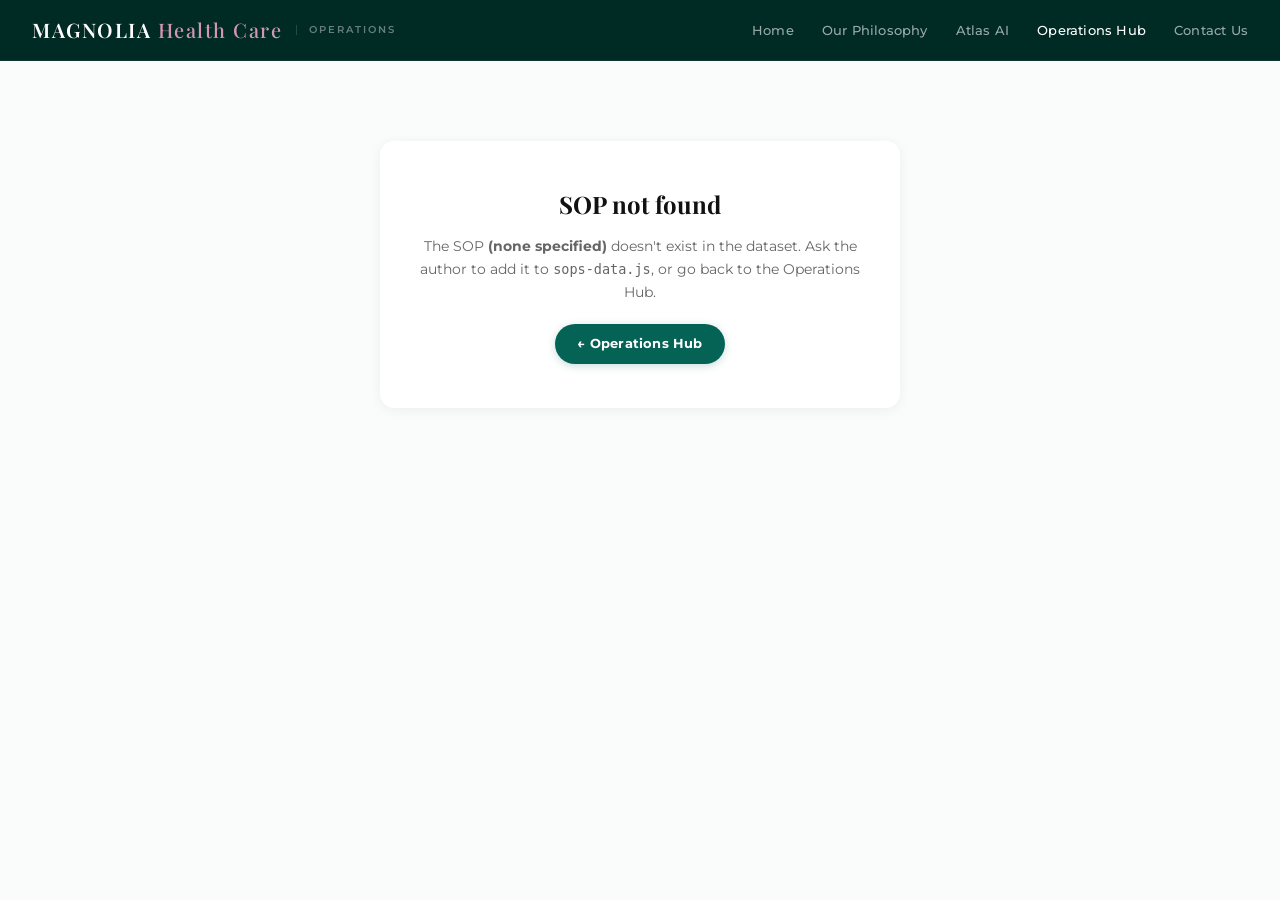
<file: sop.html>
<!DOCTYPE html>
<html lang="en">
<head>
<meta charset="UTF-8">
<meta name="viewport" content="width=device-width, initial-scale=1.0">
<title>SOP — Magnolia Health Care</title>
<link rel="preconnect" href="https://fonts.googleapis.com">
<link href="https://fonts.googleapis.com/css2?family=Playfair+Display:wght@400;500;600;700;800&family=Montserrat:wght@400;500;600;700&display=swap" rel="stylesheet">
<link rel="stylesheet" href="styles.css">
<style>
/* ═══════════════════════════════════════════════════════════════════════════
   KYLE-STYLE SOP VIEWER  (blueprint: aetna-mapd-downline-onboarding.html)
   Every SOP in the hub renders through this single template. Sections /
   steps / mockups / tips / warns / narration all come from window.SOPS
   (see sops-data.js). Do not add SOP-specific CSS here — keep the template
   universal, customize via sops-data.js.
   ═══════════════════════════════════════════════════════════════════════════ */
:root{
  --danger:#c54040;--danger-bg:rgba(197,64,64,.05);
}
body{background:var(--bg,#fafbfb);color:var(--t1,#111);line-height:1.6;-webkit-font-smoothing:antialiased}
.serif{font-family:'Playfair Display',Georgia,serif}

/* ─── Back crumb bar (above hero) ─── */
.sop-topbar{background:var(--white);border-bottom:1px solid var(--stroke);padding:12px 28px}
.sop-topbar-in{max-width:1200px;margin:0 auto;display:flex;align-items:center;gap:10px;flex-wrap:wrap}
.sop-topbar .back{display:inline-flex;align-items:center;gap:6px;font-size:11px;font-weight:700;color:var(--t3);letter-spacing:.4px;text-transform:uppercase;text-decoration:none;transition:color .2s}
.sop-topbar .back:hover{color:var(--green)}
.sop-topbar .back svg{width:12px;height:12px}
.sop-topbar .crumbs{display:flex;gap:8px;font-size:10.5px;font-weight:600;letter-spacing:.4px;text-transform:uppercase;color:var(--t4);flex-wrap:wrap;margin-left:14px;padding-left:14px;border-left:1px solid var(--stroke)}
.sop-topbar .crumbs .div{opacity:.4}
.sop-topbar .crumbs a{color:var(--t4);text-decoration:none;transition:color .2s}
.sop-topbar .crumbs a:hover{color:var(--green)}
.sop-topbar .crumbs .on{color:var(--green)}

/* ─── Hero (deep-green gradient) ─── */
.sop-hero{background:linear-gradient(160deg,var(--green-xd,#002a24) 0%,var(--green-d,#003830) 30%,var(--green,#056356) 60%,var(--green-d,#003830) 100%);padding:56px 28px 52px;text-align:center;position:relative;overflow:hidden}
.sop-hero::before{content:'';position:absolute;inset:0;background-image:radial-gradient(rgba(255,255,255,.08) 1px,transparent 1px);background-size:24px 24px;pointer-events:none}
.sop-hero::after{content:'';position:absolute;top:-40%;right:-20%;width:80%;height:180%;background:radial-gradient(ellipse,rgba(6,126,109,.25) 0%,transparent 65%);pointer-events:none}
.sop-hero-in{position:relative;max-width:720px;margin:0 auto;z-index:1}
.sop-hero-badge{display:inline-flex;align-items:center;gap:8px;background:rgba(255,255,255,.07);border:1px solid rgba(255,255,255,.1);padding:6px 18px;border-radius:var(--r-pill);font-size:10.5px;font-weight:700;color:rgba(255,255,255,.72);letter-spacing:1px;text-transform:uppercase;margin-bottom:22px;backdrop-filter:blur(8px)}
.sop-hero-dot{width:7px;height:7px;border-radius:50%;background:#34d399;box-shadow:0 0 8px rgba(52,211,153,.5)}
.sop-hero h1{font-size:38px;font-weight:700;color:#fff;line-height:1.15;letter-spacing:-.6px;margin-bottom:14px;font-family:'Playfair Display',serif}
.sop-hero h1 em{font-style:normal;color:var(--sage,#e3eae9)}
.sop-hero p{font-size:15px;color:rgba(255,255,255,.6);max-width:560px;margin:0 auto 16px;font-weight:400;line-height:1.7}
.sop-hero-meta{display:inline-flex;gap:10px;font-size:10.5px;color:rgba(255,255,255,.45);font-weight:600;letter-spacing:.6px;text-transform:uppercase}
.sop-hero-meta .div{opacity:.5}

/* ─── Main content wrap ─── */
.sop-wrap{max-width:1200px;margin:0 auto;padding:0 28px}
.sop-content{margin-top:-28px;position:relative;z-index:2;padding-bottom:40px}

/* ─── Stats strip ─── */
.sop-stats{display:grid;grid-template-columns:repeat(var(--sec-count,4),1fr);background:var(--white);border-radius:16px;box-shadow:var(--sh-lg);overflow:hidden;margin-bottom:22px}
.sop-stat{padding:22px 14px;text-align:center;border-right:1px solid var(--stroke);cursor:pointer;transition:background .2s}
.sop-stat:hover{background:var(--sage-xl)}
.sop-stat:last-child{border-right:none}
.sop-stat-val{font-size:23px;font-weight:700;letter-spacing:-.3px;font-family:'Playfair Display',serif}
.sop-stat-val.gr{color:var(--green)}
.sop-stat-lbl{font-size:10px;font-weight:700;color:var(--t4);text-transform:uppercase;letter-spacing:1px;margin-top:4px}

/* ─── Progress card ─── */
.sop-prog{background:var(--white);border-radius:var(--r);padding:18px 22px;box-shadow:var(--sh);margin-bottom:18px}
.sop-prog-row{display:flex;justify-content:space-between;align-items:center;margin-bottom:9px}
.sop-prog-row span{font-size:12.5px;font-weight:700;color:var(--t3);letter-spacing:.3px}
.sop-prog-pct{color:var(--green)!important}
.sop-prog-track{width:100%;height:6px;border-radius:3px;background:var(--sage-l);overflow:hidden}
.sop-prog-fill{height:100%;border-radius:3px;background:linear-gradient(90deg,var(--green),var(--green-l));transition:width .5s cubic-bezier(.4,0,.2,1)}

/* ─── Pills (section jumps) + Narrate toggle ─── */
.sop-pills{display:flex;gap:8px;flex-wrap:wrap;align-items:center;margin-bottom:20px}
.sop-pill{padding:8px 18px;border-radius:var(--r-pill);font-size:12px;font-weight:700;border:1.5px solid var(--stroke);background:var(--white);color:var(--t3);cursor:pointer;transition:all .2s;box-shadow:var(--sh);white-space:nowrap;letter-spacing:.2px}
.sop-pill:hover{border-color:var(--green);color:var(--green);background:var(--green-bg)}
.sop-pill.on{background:var(--green);border-color:var(--green);color:#fff;box-shadow:0 2px 10px rgba(5,99,86,.25)}
.sop-pill.dn{background:var(--green-bg);border-color:var(--green-l);color:var(--green)}
.sop-pill.sm{padding:3px 10px;font-size:10px;font-weight:700;letter-spacing:.3px}
.sop-spc{flex:1}
.tog-row{display:flex;align-items:center;gap:8px}
.tog-lbl{font-size:10.5px;font-weight:700;color:var(--t4);letter-spacing:.5px;text-transform:uppercase}
.tog{width:36px;height:20px;border-radius:10px;background:var(--sage);cursor:pointer;position:relative;transition:all .2s;border:1.5px solid var(--stroke)}
.tog.on{background:var(--green);border-color:var(--green)}
.tog::after{content:'';position:absolute;top:2px;left:2px;width:14px;height:14px;border-radius:50%;background:#fff;box-shadow:0 1px 3px rgba(0,0,0,.12);transition:transform .2s}
.tog.on::after{transform:translateX(16px)}

/* ─── Section checklist card (active section's steps) ─── */
.cl-card{background:var(--white);border:1px solid var(--stroke);border-radius:var(--r);overflow:hidden;margin-bottom:16px;box-shadow:var(--sh)}
.cl-hdr{padding:13px 18px;display:flex;align-items:center;justify-content:space-between;background:var(--sage-xl)}
.cl-ttl{font-size:12.5px;font-weight:700;color:var(--t1);display:flex;align-items:center;gap:10px;letter-spacing:.2px}
.cl-body{padding:6px 10px 12px}
.sr{display:flex;align-items:center;gap:10px;padding:9px 12px;border-radius:var(--r-sm);cursor:pointer;transition:background .15s}
.sr:hover{background:var(--sage-xl)}
.sr.act{background:var(--green-bg2)}
.sr-lbl{font-size:13px;font-weight:500;color:var(--t1);line-height:1.4}
.sr-lbl.dn{text-decoration:line-through;color:var(--t5)}
.sr-lbl.cur{font-weight:700;color:var(--green)}
.chk{width:18px;height:18px;border-radius:5px;border:2px solid var(--stroke-h);display:flex;align-items:center;justify-content:center;flex-shrink:0;transition:all .15s;background:#fff}
.chk.on{background:var(--green);border-color:var(--green)}

/* ─── Audio narration ─── */
.sop-audio{background:var(--white);border-radius:var(--r);padding:16px 20px;box-shadow:var(--sh);border:1px solid var(--stroke);margin-bottom:22px}
.sop-audio-row{display:flex;align-items:center;gap:14px}
.sop-audio-trk{flex:1;height:5px;border-radius:3px;background:var(--sage-l);overflow:hidden}
.sop-audio-fill{height:100%;border-radius:3px;background:linear-gradient(90deg,var(--green),var(--green-l));transition:width .15s linear}
.sop-audio-txt{font-size:13px;color:var(--t3);font-style:italic;margin-top:13px;line-height:1.7;padding-top:12px;border-top:1px solid var(--stroke)}
.sop-audio-muted{font-size:11px;color:var(--t4);font-style:italic;margin-top:10px;padding-top:10px;border-top:1px dashed var(--stroke)}

/* ─── Main grid (mockup + detail) ─── */
.sop-grid{display:grid;grid-template-columns:55fr 45fr;gap:22px;align-items:start;margin-bottom:24px}

/* ─── Mockup card ─── */
.mock-card{background:var(--white);border-radius:14px;padding:16px;box-shadow:var(--sh-md);border:1px solid var(--stroke);position:relative}
.mock-card svg,.mock-card .mockup-svg{width:100%;height:auto;border-radius:var(--r-sm);display:block}
.mock-card .mockup-empty{padding:64px 24px;text-align:center;color:var(--t4);font-size:12.5px}
.mock-card .mockup-empty svg{width:34px;height:34px;opacity:.4;margin-bottom:8px}
.mock-cap{font-size:10.5px;font-weight:600;color:var(--t5);text-align:center;margin-top:10px;letter-spacing:.3px}
.hl-overlay{position:absolute;border-radius:6px;background:rgba(5,99,86,.06);border:2px solid var(--green);pointer-events:none;transition:all .35s cubic-bezier(.4,0,.2,1);box-shadow:0 0 0 4px rgba(5,99,86,.12),0 0 30px rgba(5,99,86,.2);animation:pulse 2s ease-in-out infinite}
@keyframes pulse{0%,100%{box-shadow:0 0 0 4px rgba(5,99,86,.12),0 0 30px rgba(5,99,86,.18)}50%{box-shadow:0 0 0 7px rgba(5,99,86,.2),0 0 45px rgba(5,99,86,.32)}}

/* ─── Detail panel ─── */
.detail{background:var(--white);border-radius:14px;padding:26px 26px;box-shadow:var(--sh-md);border:1px solid var(--stroke)}
.s-meta{display:flex;align-items:center;gap:10px;margin-bottom:14px;flex-wrap:wrap}
.s-badge{display:inline-flex;padding:5px 14px;border-radius:var(--r-pill);background:var(--green-bg2);color:var(--green);font-size:10.5px;font-weight:700;letter-spacing:.5px;text-transform:uppercase}
.s-sec{font-size:11.5px;color:var(--t4);font-weight:600;letter-spacing:.3px}
.s-title{font-size:24px;font-weight:700;letter-spacing:-.4px;margin-bottom:8px;color:var(--t1);font-family:'Playfair Display',serif;line-height:1.2}
.s-desc{font-size:14.5px;color:var(--t2);margin-bottom:18px;line-height:1.7;font-weight:500}

/* Collapsible "Details" accordion */
.d-card{border:1px solid var(--stroke);border-radius:var(--r-sm);overflow:hidden;margin-bottom:14px}
.d-hdr{padding:11px 14px;font-size:11.5px;font-weight:700;color:var(--t3);background:var(--sage-xl);cursor:pointer;display:flex;align-items:center;gap:8px;transition:background .15s;letter-spacing:.4px;text-transform:uppercase;user-select:none}
.d-hdr:hover{background:var(--sage-l)}
.d-chev{transition:transform .2s;font-size:9px;color:var(--t4)}
.d-chev.op{transform:rotate(90deg)}
.d-body{padding:14px;font-size:13.5px;color:var(--t2);line-height:1.7}
.d-body.hid{display:none}

/* Callouts */
.co{padding:12px 16px;border-radius:var(--r-sm);margin-bottom:14px;border-left:3px solid}
.co.tip{background:var(--green-bg);border-left-color:var(--green)}
.co.warn{background:var(--danger-bg);border-left-color:var(--danger)}
.co-t{font-size:10.5px;font-weight:700;margin-bottom:3px;text-transform:uppercase;letter-spacing:.7px}
.co.tip .co-t{color:var(--green)}
.co.warn .co-t{color:var(--danger)}
.co-x{font-size:13px;color:var(--t2);line-height:1.6}

/* "Mark complete" row */
.chk-row{display:flex;align-items:center;gap:10px;cursor:pointer;padding:8px 0;user-select:none}
.chk-lbl{font-size:13px;color:var(--t3);font-weight:600}

/* ─── Bottom navigation ─── */
.navb{display:flex;align-items:center;gap:12px;background:var(--white);border-radius:var(--r);padding:14px 20px;box-shadow:var(--sh);border:1px solid var(--stroke);margin-bottom:32px;flex-wrap:wrap}
.btn{display:inline-flex;align-items:center;gap:8px;padding:10px 22px;border-radius:var(--r-pill);font-size:12.5px;font-weight:700;font-family:inherit;border:none;cursor:pointer;transition:all .2s;white-space:nowrap;letter-spacing:.2px}
.btn svg{width:14px;height:14px}
.btn-p{background:var(--green);color:#fff;box-shadow:0 2px 8px rgba(5,99,86,.22)}
.btn-p:hover:not(:disabled){background:var(--green-l);box-shadow:0 4px 14px rgba(5,99,86,.3);transform:translateY(-1px)}
.btn-s{background:var(--white);color:var(--t1);border:1.5px solid var(--stroke);box-shadow:var(--sh)}
.btn-s:hover:not(:disabled){border-color:var(--stroke-h);background:var(--sage-xl)}
.btn:disabled{opacity:.35;cursor:not-allowed;box-shadow:none;transform:none!important}
.navb-ct{font-size:12.5px;font-weight:700;color:var(--t4);letter-spacing:.2px}

/* ─── Footer ─── */
.sop-foot{text-align:center;padding:40px 28px;border-top:1px solid var(--stroke);margin-top:20px;background:var(--white)}
.sop-foot-t{font-size:12px;color:var(--t3);margin-bottom:6px;font-weight:600}
.sop-foot-l{font-size:10.5px;color:var(--t5);line-height:1.8}

/* ─── Error state ─── */
.sop-error{max-width:520px;margin:80px auto;text-align:center;padding:44px 32px;background:var(--white);border-radius:14px;box-shadow:var(--sh-md)}
.sop-error h3{font-family:'Playfair Display',serif;font-size:24px;color:var(--t1);margin-bottom:12px}
.sop-error p{font-size:13.5px;color:var(--t3);line-height:1.7;margin-bottom:20px}

/* ─── Responsive ─── */
@media (max-width:820px){
  .sop-grid{grid-template-columns:1fr}
  .sop-stats{grid-template-columns:repeat(2,1fr)}
  .sop-stat:nth-child(2n){border-right:none}
  .sop-stat{border-bottom:1px solid var(--stroke)}
  .sop-hero h1{font-size:28px}
  .sop-pills{gap:6px}
  .sop-pill{padding:7px 14px;font-size:11.5px}
}
</style>
</head>
<body>

<!-- Top Nav (shared) -->
<nav class="nav"><div class="nav-in">
  <div class="nav-brand">
    <span class="mark">MAGNOLIA <em>Health Care</em></span>
    <span class="sub">Operations</span>
  </div>
  <div class="nav-links">
    <a href="https://magnoliahealthcare.com">Home</a>
    <a href="https://magnoliahealthcare.com/#philosophy">Our Philosophy</a>
    <a href="https://magnoliahealthcare.com/#atlas">Atlas AI</a>
    <a href="index.html" class="on">Operations Hub</a>
    <a href="https://magnoliahealthcare.com/#contact">Contact Us</a>
  </div>
</div></nav>

<div id="root"></div>

<script src="policyden-data.js"></script>
<script src="sops-data.js"></script>
<script>
/* ═══════════════════════════════════════════════════════════════════════════
   Kyle-style SOP viewer runtime.
   Reads: window.SOPS[sopId], window.POLICYDEN_MODULES[moduleId],
          window.MOCKUP_FNS (named dynamic renderers), window.MOCKUPS (static).
   Writes: localStorage `magnolia-sop-progress:<sopId>` for resume-on-reload.
   ═══════════════════════════════════════════════════════════════════════════ */
const params = new URLSearchParams(location.search);
const sopId  = params.get('id') || '';
const deptId = params.get('dept') || '';
const moduleId = params.get('module') || '';
const sop = (window.SOPS && window.SOPS[sopId]) || null;

// Back link + crumbs resolve by priority: module → dept → home.
function resolveBack() {
  if (moduleId && window.POLICYDEN_MODULES && window.POLICYDEN_MODULES[moduleId]) {
    return {
      href:  `policyden.html?module=${moduleId}`,
      label: `Back to ${window.POLICYDEN_MODULES[moduleId].label}`,
      crumbs: [
        { href: 'index.html', label: 'Operations Hub' },
        { href: 'view.html?dept=technology&view=sops', label: 'Technology' },
        { href: 'policyden.html', label: 'PolicyDen' },
        { href: `policyden.html?module=${moduleId}`, label: window.POLICYDEN_MODULES[moduleId].label },
      ],
    };
  }
  if (deptId) {
    return {
      href:  `view.html?dept=${deptId}&view=sops`,
      label: 'Back to SOPs',
      crumbs: [
        { href: 'index.html', label: 'Operations Hub' },
        { href: `view.html?dept=${deptId}&view=sops`, label: 'SOPs' },
      ],
    };
  }
  return {
    href: 'index.html',
    label: 'Operations Hub',
    crumbs: [ { href: 'index.html', label: 'Operations Hub' } ],
  };
}
const back = resolveBack();

// Missing SOP → friendly error state.
if (!sop) {
  document.getElementById('root').innerHTML = `
    <div class="sop-error">
      <h3>SOP not found</h3>
      <p>The SOP <strong>${sopId ? '"' + sopId + '"' : '(none specified)'}</strong> doesn't exist in the dataset.
         Ask the author to add it to <code>sops-data.js</code>, or go back to the Operations Hub.</p>
      <a class="btn btn-p" href="${back.href}" style="text-decoration:none">← ${back.label}</a>
    </div>`;
} else {
  /* ─── Flatten steps & state ─── */
  const flat = []; // [{ sectionIdx, step }]
  sop.sections.forEach((sec, si) => sec.s.forEach(step => flat.push({ sectionIdx: si, step })));
  const TOTAL = flat.length;

  const STORAGE_KEY = `magnolia-sop-progress:${sopId}`;
  const loadDone = () => { try { return new Set(JSON.parse(localStorage.getItem(STORAGE_KEY) || '[]')); } catch { return new Set(); } };
  const saveDone = () => { try { localStorage.setItem(STORAGE_KEY, JSON.stringify([...state.done])); } catch {} };

  const state = {
    cur: 0,                // flat step index
    done: loadDone(),      // Set<stepId>
    narrateOn: false,      // auto-play narration on section change
    detailOpen: true,      // "Details" accordion
    speaking: false,       // is SpeechSynthesis currently speaking
    speakSec: -1,          // which section is currently being spoken
    speakProg: 0,          // 0..1 progress estimate (duration-based)
    speakTimer: null,
    utt: null,             // active SpeechSynthesisUtterance
  };

  // Start on first uncompleted step (resume-on-reload).
  const firstTodo = flat.findIndex(f => !state.done.has(f.step.id));
  if (firstTodo > 0) state.cur = firstTodo;

  /* ─── Template shell (rendered once; inner sections re-render on state change) ─── */
  const root = document.getElementById('root');
  root.innerHTML = `
    <div class="sop-topbar">
      <div class="sop-topbar-in">
        <a class="back" href="${back.href}">
          <svg viewBox="0 0 24 24" fill="none" stroke="currentColor" stroke-width="2" stroke-linecap="round" stroke-linejoin="round"><line x1="19" y1="12" x2="5" y2="12"/><polyline points="12 19 5 12 12 5"/></svg>
          ${back.label}
        </a>
        <div class="crumbs">
          ${back.crumbs.map((c,i)=>`${i>0?'<span class="div">/</span>':''}<a href="${c.href}">${c.label}</a>`).join('')}
          <span class="div">/</span>
          <span class="on" id="crumbTtl"></span>
        </div>
      </div>
    </div>

    <div class="sop-hero"><div class="sop-hero-in">
      <div class="sop-hero-badge"><div class="sop-hero-dot"></div>Standard Operating Procedure</div>
      <h1 class="serif">${sop.title}</h1>
      ${sop.description ? `<p>${sop.description}</p>` : ''}
      <div class="sop-hero-meta">
        ${sop.department ? `<span>${sop.department}</span>` : ''}
        ${sop.department ? '<span class="div">·</span>' : ''}
        <span>v${sop.version || '1.0'}</span>
        ${sop.effective ? '<span class="div">·</span><span>' + sop.effective + '</span>' : ''}
      </div>
    </div></div>

    <div class="sop-wrap"><div class="sop-content" id="app"></div></div>

    <div class="sop-foot">
      <div class="sop-foot-t">${String(sop.title).replace(/<\/?[^>]+>/g,'')} &bull; Magnolia Operations</div>
      <div class="sop-foot-l">1855 Griffin Road Suite A410, Dania Beach, FL 33004 &bull; 1-877-486-2048<br>support@magnoliahealthcare.com &bull; &copy; Magnolia Health Care 2026</div>
    </div>
  `;
  document.getElementById('crumbTtl').textContent = String(sop.title).replace(/<\/?[^>]+>/g,'');

  /* ─── Helpers ─── */
  const sectionStart = si => { let c=0; for (let i=0;i<si;i++) c += sop.sections[i].s.length; return c; };
  const CK = '<svg width="10" height="10" viewBox="0 0 10 10" fill="none"><path d="M2 5l2.5 2.5L8 3" stroke="white" stroke-width="1.5" stroke-linecap="round" stroke-linejoin="round"/></svg>';

  /* ─── Narration ─────────────────────────────────────────────────────────
     Priority: ElevenLabs Matilda MP3 (sop.narration[si].audio)
              → SpeechSynthesis fallback with sop.narration[si].transcript
              → auto-generated transcript from the step list.
     Run `python3 scripts/policyden_generate_narration.py` to bake the
     Matilda MP3s (matches the Aetna MAPD blueprint) and populate the
     `audio:` fields in sops-data.js. ───────────────────────────────────── */
  function narrationText(si) {
    const provided = sop.narration && sop.narration[si] && sop.narration[si].transcript;
    if (provided) return provided;
    const sec = sop.sections[si];
    const head = `${sec.i}. ${sec.t}. `;
    const body = sec.s.map(s => `Step ${s.id}. ${s.t}. ${s.d || ''}`).join(' ');
    return head + body;
  }
  function narrationAudio(si) {
    return (sop.narration && sop.narration[si] && sop.narration[si].audio) || null;
  }

  let htmlAudio = null; // HTMLAudioElement for Matilda MP3 playback

  // Speak using the browser's SpeechSynthesis API. Used as a fallback when no
  // Matilda MP3 exists on disk yet (e.g. before anyone has run the generator).
  function speakBrowserTTS(si) {
    if (!('speechSynthesis' in window)) return;
    const text = narrationText(si);
    const utt = new SpeechSynthesisUtterance(text);
    utt.rate = 1.02; utt.pitch = 1.0; utt.volume = 1.0;
    const voices = speechSynthesis.getVoices();
    // Prefer warm female English voices similar to Matilda's tone.
    const pref = voices.find(v => /samantha|matilda|serena|zira|karen|jenny|allison|victoria/i.test(v.name))
              || voices.find(v => /en-US|en-GB/i.test(v.lang));
    if (pref) utt.voice = pref;
    utt.onstart = () => { state.speaking = true; state.speakSec = si; state.speakProg = 0; startSpeakTimer(text); renderShell(); };
    utt.onend   = () => { state.speaking = false; state.speakProg = 1; stopSpeakTimer(); renderShell(); };
    utt.onerror = () => { state.speaking = false; stopSpeakTimer(); renderShell(); };
    state.utt = utt;
    speechSynthesis.speak(utt);
  }

  function speak(si) {
    cancelSpeak();
    const audioUrl = narrationAudio(si);
    if (audioUrl) {
      const a = new Audio(audioUrl);
      htmlAudio = a;
      let fellBack = false;
      const fallback = () => {
        if (fellBack) return;
        fellBack = true;
        console.info('[narration] Matilda MP3 unavailable; falling back to browser TTS:', audioUrl);
        htmlAudio = null;
        speakBrowserTTS(si);
      };
      a.addEventListener('timeupdate', () => {
        if (!a.duration) return;
        state.speakProg = a.currentTime / a.duration;
        const fill = document.getElementById('audFill');
        if (fill) fill.style.width = (state.speakProg * 100) + '%';
      });
      a.addEventListener('play',  () => { state.speaking = true; state.speakSec = si; renderShell(); });
      a.addEventListener('pause', () => { state.speaking = false; renderShell(); });
      a.addEventListener('ended', () => { state.speaking = false; state.speakProg = 1; renderShell(); });
      // The MP3 either doesn't exist or can't be decoded → use browser TTS.
      a.addEventListener('error', fallback);
      a.play().catch(fallback);
      return;
    }
    speakBrowserTTS(si);
  }
  function startSpeakTimer(text) {
    const start = performance.now();
    const est = Math.max(3, text.split(/\s+/).length * 0.4);
    stopSpeakTimer();
    state.speakTimer = setInterval(() => {
      state.speakProg = Math.min(0.99, (performance.now() - start) / (est * 1000));
      const fill = document.getElementById('audFill');
      if (fill) fill.style.width = (state.speakProg * 100) + '%';
    }, 120);
  }
  function stopSpeakTimer() { if (state.speakTimer) { clearInterval(state.speakTimer); state.speakTimer = null; } }
  function pauseSpeak() {
    if (htmlAudio && !htmlAudio.paused) { htmlAudio.pause(); return; }
    if ('speechSynthesis' in window && state.speaking) { speechSynthesis.pause(); state.speaking = false; stopSpeakTimer(); renderShell(); }
  }
  function resumeSpeak() {
    if (htmlAudio && htmlAudio.paused) { htmlAudio.play(); return; }
    if ('speechSynthesis' in window && state.utt) { speechSynthesis.resume(); state.speaking = true; renderShell(); }
  }
  function cancelSpeak() {
    if (htmlAudio) { try { htmlAudio.pause(); } catch (e) {} htmlAudio = null; }
    if ('speechSynthesis' in window) speechSynthesis.cancel();
    state.speaking = false; state.speakProg = 0; stopSpeakTimer();
  }

  /* ─── Mockup rendering ─── */
  function renderMockupInto(pane, step) {
    // Renderer priority: sop.mockupFn name → global window.MOCKUP_FN → static MOCKUPS[m].
    let rendered = '';
    if (step.m) {
      const fnName = sop.mockupFn;
      const fn = (fnName && window.MOCKUP_FNS && window.MOCKUP_FNS[fnName]) || window.MOCKUP_FN;
      if (fn) { try { rendered = fn(step.m, step.h || ''); } catch (e) { console.error(e); } }
      if (!rendered && window.MOCKUPS && window.MOCKUPS[step.m]) rendered = window.MOCKUPS[step.m];
    }
    if (!rendered) {
      pane.innerHTML = `<div class="mockup-empty">
        <svg viewBox="0 0 24 24" fill="none" stroke="currentColor" stroke-width="1.5" stroke-linecap="round" stroke-linejoin="round"><rect x="3" y="3" width="18" height="18" rx="2"/><path d="M8 12h8"/></svg>
        <div>No visual for this step</div>
      </div>`;
      return;
    }
    pane.innerHTML = rendered;
    // Pulsing highlight overlay for static SVGs that expose data-hl rects.
    // Skip if the renderer already emitted its own .hl-overlay (e.g. the
    // PolicyDen <img>-based renderer positions it with percentage coords).
    requestAnimationFrame(() => {
      if (pane.querySelector('.hl-overlay')) return;
      const svg = pane.querySelector('svg.mockup-svg') || pane.querySelector('svg');
      if (!svg || !step.h) return;
      const target = svg.querySelector(`[data-hl="${step.h}"]`);
      if (!target) return;
      const paneRect = pane.getBoundingClientRect();
      const tRect = target.getBoundingClientRect();
      const overlay = document.createElement('div');
      overlay.className = 'hl-overlay';
      overlay.style.left = (tRect.left - paneRect.left - 6) + 'px';
      overlay.style.top  = (tRect.top  - paneRect.top  - 6) + 'px';
      overlay.style.width  = (tRect.width  + 12) + 'px';
      overlay.style.height = (tRect.height + 12) + 'px';
      pane.appendChild(overlay);
    });
  }

  /* ─── Main render ─── */
  function renderShell() {
    const step = flat[state.cur].step;
    const si = flat[state.cur].sectionIdx;
    const sec = sop.sections[si];
    const pct = Math.round(((state.cur + 1) / TOTAL) * 100);
    const isSpeakingThis = state.speaking && state.speakSec === si;

    let h = '';

    // Stats strip — one column per section. Current shows X/Y (of total steps),
    // others show done/total for that section.
    h += `<div class="sop-stats" style="--sec-count:${sop.sections.length}">`;
    sop.sections.forEach((s, i) => {
      const isC = i === si;
      const val = isC ? `${state.cur+1}/${TOTAL}` : `${s.s.filter(x=>state.done.has(x.id)).length}/${s.s.length}`;
      const lbl = isC ? 'Current Step' : s.t;
      h += `<div class="sop-stat" onclick="jumpSection(${i})">
        <div class="sop-stat-val${isC?' gr':''}">${val}</div>
        <div class="sop-stat-lbl">${lbl}</div>
      </div>`;
    });
    h += `</div>`;

    // Progress card
    h += `<div class="sop-prog">
      <div class="sop-prog-row"><span>Progress</span><span class="sop-prog-pct">${pct}%</span></div>
      <div class="sop-prog-track"><div class="sop-prog-fill" style="width:${pct}%"></div></div>
    </div>`;

    // Pills + Narrate toggle
    h += `<div class="sop-pills">`;
    sop.sections.forEach((s, i) => {
      const allDone = s.s.every(x => state.done.has(x.id));
      const cls = allDone ? 'dn' : (i === si ? 'on' : '');
      h += `<div class="sop-pill ${cls}" onclick="jumpSection(${i})">${s.i}. ${s.t}</div>`;
    });
    h += `<div class="sop-spc"></div>
      <div class="tog-row">
        <span class="tog-lbl">Narrate</span>
        <div class="tog${state.narrateOn?' on':''}" onclick="toggleNarrate()"></div>
      </div>
    </div>`;

    // Section checklist (active section only)
    const secDone = sec.s.filter(x=>state.done.has(x.id)).length;
    h += `<div class="cl-card">
      <div class="cl-hdr">
        <div class="cl-ttl">${sec.i}. ${sec.t} &middot; Steps</div>
        <div class="sop-pill sm ${secDone===sec.s.length?'dn':''}">${secDone}/${sec.s.length}</div>
      </div>
      <div class="cl-body">
        ${sec.s.map((s, idx) => {
          const gi = sectionStart(si) + idx;
          const isA = gi === state.cur;
          const isD = state.done.has(s.id);
          return `<div class="sr ${isA?'act':''}" onclick="go(${gi})">
            <div class="chk ${isD?'on':''}" onclick="event.stopPropagation();toggleDone(${s.id})">${isD?CK:''}</div>
            <span class="sr-lbl ${isD?'dn':''} ${isA?'cur':''}">${s.id}. ${s.t}</span>
          </div>`;
        }).join('')}
      </div>
    </div>`;

    // Audio narration card (always show — SpeechSynthesis handles it free)
    const narrTxt = narrationText(si);
    h += `<div class="sop-audio">
      <div class="sop-audio-row">
        <button class="btn ${isSpeakingThis?'btn-s':'btn-p'}" onclick="${isSpeakingThis?'pauseSpeak()':`speak(${si})`}">
          <svg width="16" height="16" viewBox="0 0 16 16" fill="none">
            <path d="M3 5.5h2l3-2.5v10l-3-2.5H3a1 1 0 01-1-1v-3a1 1 0 011-1z" fill="currentColor" fill-opacity=".85"/>
            ${isSpeakingThis
              ? '<g stroke="currentColor" stroke-width="1.2" stroke-linecap="round"><path d="M10.5 5.5a3 3 0 010 5"/><path d="M12 4a5 5 0 010 8"/></g>'
              : '<polygon points="11,6 14,8 11,10" fill="currentColor"/>'}
          </svg>
          ${isSpeakingThis?'Pause':'Play narration'}
        </button>
        <div class="sop-audio-trk"><div class="sop-audio-fill" id="audFill" style="width:${isSpeakingThis?state.speakProg*100:0}%"></div></div>
        <div class="sop-pill sm ${isSpeakingThis?'on':''}">${sec.i}</div>
      </div>
      <div class="sop-audio-txt">&ldquo;${narrTxt}&rdquo;</div>
      ${('speechSynthesis' in window) ? '' : '<div class="sop-audio-muted">Your browser doesn\'t support inline narration. Read the transcript above.</div>'}
    </div>`;

    // Main grid — mockup + detail
    h += `<div class="sop-grid">
      <div class="mock-card" id="mockPane"></div>
      <div class="detail">
        <div class="s-meta">
          <div class="s-badge">Step ${step.id}</div>
          <span class="s-sec">${sec.i}. ${sec.t}</span>
        </div>
        <div class="s-title">${step.t}</div>
        <div class="s-desc">${step.d || ''}</div>

        ${step.x ? `
        <div class="d-card">
          <div class="d-hdr" onclick="toggleDetail()">
            <span class="d-chev ${state.detailOpen?'op':''}">&#9654;</span>Details
          </div>
          <div class="d-body ${state.detailOpen?'':'hid'}">${step.x}</div>
        </div>` : ''}

        ${step.tip ? `<div class="co tip"><div class="co-t">Pro tip</div><div class="co-x">${step.tip}</div></div>` : ''}
        ${step.warn ? `<div class="co warn"><div class="co-t">Warning</div><div class="co-x">${step.warn}</div></div>` : ''}

        <div class="chk-row" onclick="toggleDone(${step.id})">
          <div class="chk ${state.done.has(step.id)?'on':''}">${state.done.has(step.id)?CK:''}</div>
          <span class="chk-lbl">${state.done.has(step.id)?'Completed':'Mark this step as completed'}</span>
        </div>
      </div>
    </div>`;

    // Bottom nav
    h += `<div class="navb">
      <button class="btn btn-s" onclick="go(${state.cur-1})" ${state.cur===0?'disabled':''}>
        <svg viewBox="0 0 14 14" fill="none"><path d="M9 3L5 7l4 4" stroke="currentColor" stroke-width="1.5" stroke-linecap="round" stroke-linejoin="round"/></svg>
        Previous
      </button>
      <div class="sop-spc"></div>
      <span class="navb-ct">${state.cur+1} of ${TOTAL}</span>
      <div class="sop-spc"></div>
      <button class="btn btn-p" onclick="advance()" ${state.cur===TOTAL-1?'disabled':''}>
        Next step
        <svg viewBox="0 0 14 14" fill="none"><path d="M5 3l4 4-4 4" stroke="currentColor" stroke-width="1.5" stroke-linecap="round" stroke-linejoin="round"/></svg>
      </button>
    </div>`;

    document.getElementById('app').innerHTML = h;
    renderMockupInto(document.getElementById('mockPane'), step);
  }

  /* ─── Actions (exposed to inline onclicks) ─── */
  window.go = function(idx) {
    const clamped = Math.max(0, Math.min(idx, TOTAL - 1));
    const prevSec = flat[state.cur].sectionIdx;
    state.cur = clamped;
    const newSec = flat[state.cur].sectionIdx;
    if (newSec !== prevSec) {
      cancelSpeak();
      if (state.narrateOn) speak(newSec);
    }
    renderShell();
  };
  window.advance = function() {
    state.done.add(flat[state.cur].step.id);
    saveDone();
    window.go(state.cur + 1);
  };
  window.jumpSection = function(si) { window.go(sectionStart(si)); };
  window.toggleDone = function(id) {
    if (state.done.has(id)) state.done.delete(id);
    else state.done.add(id);
    saveDone();
    renderShell();
  };
  window.toggleDetail = function() { state.detailOpen = !state.detailOpen; renderShell(); };
  window.toggleNarrate = function() {
    state.narrateOn = !state.narrateOn;
    if (state.narrateOn) speak(flat[state.cur].sectionIdx);
    else cancelSpeak();
    renderShell();
  };
  window.speak = speak;
  window.pauseSpeak = pauseSpeak;
  window.resumeSpeak = resumeSpeak;

  /* ─── Keyboard shortcuts ─── */
  document.addEventListener('keydown', e => {
    // Don't hijack keys when an input is focused.
    const tag = (document.activeElement && document.activeElement.tagName || '').toLowerCase();
    if (tag === 'input' || tag === 'textarea') return;

    if (e.key === 'ArrowRight' || e.key === 'ArrowDown') { e.preventDefault(); window.go(state.cur + 1); }
    else if (e.key === 'ArrowLeft' || e.key === 'ArrowUp') { e.preventDefault(); window.go(state.cur - 1); }
    else if (e.key === ' ')       { e.preventDefault(); state.speaking ? pauseSpeak() : speak(flat[state.cur].sectionIdx); }
    else if (e.key === 'Enter')   { e.preventDefault(); window.advance(); }
    else if (e.key.toLowerCase() === 'c') { e.preventDefault(); window.toggleDone(flat[state.cur].step.id); }
  });

  /* ─── Resize: re-overlay the highlight on fluid SVGs ─── */
  let resizeTimer;
  window.addEventListener('resize', () => {
    clearTimeout(resizeTimer);
    resizeTimer = setTimeout(() => renderMockupInto(document.getElementById('mockPane'), flat[state.cur].step), 120);
  });

  /* ─── Voice list loads async on some browsers ─── */
  if ('speechSynthesis' in window) {
    speechSynthesis.onvoiceschanged = () => {}; // no-op; voice picking happens on speak()
  }

  renderShell();
}
</script>
</body>
</html>
</file>
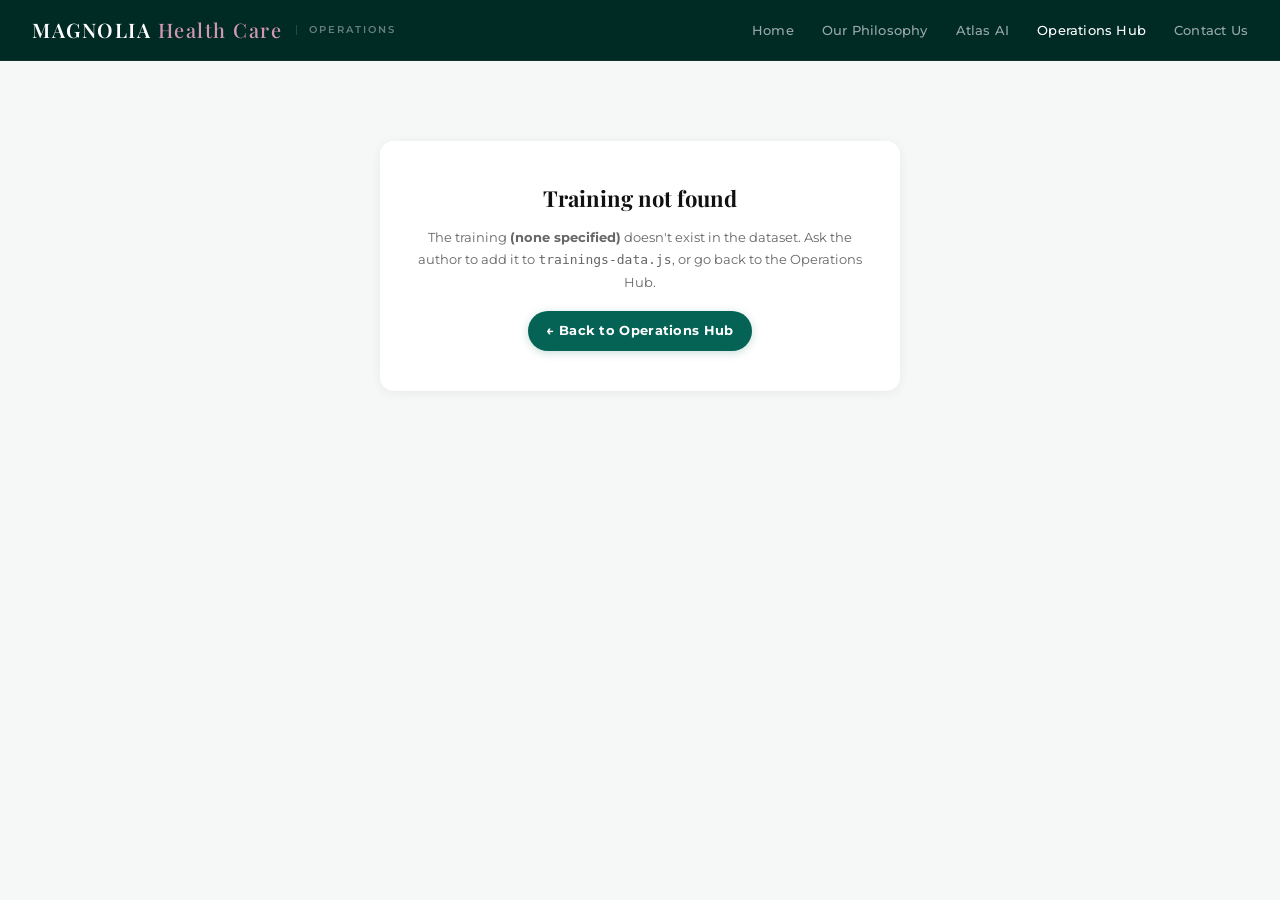
<file: training.html>
<!DOCTYPE html>
<html lang="en">
<head>
<meta charset="UTF-8">
<meta name="viewport" content="width=device-width, initial-scale=1.0">
<title>Training — Magnolia Health Care</title>
<link rel="preconnect" href="https://fonts.googleapis.com">
<link href="https://fonts.googleapis.com/css2?family=Playfair+Display:wght@400;500;600;700;800&family=Montserrat:wght@400;500;600;700&display=swap" rel="stylesheet">
<link rel="stylesheet" href="styles.css">
<style>
/* ─── Training viewer ─── */
body{background:var(--sage-xl)}
.trn-shell{display:grid;grid-template-columns:320px 1fr;gap:0;max-width:1480px;margin:0 auto;min-height:calc(100vh - 60px);align-items:stretch}

/* Left sidebar (reused pattern from sop.html) */
.trn-side{background:var(--white);border-right:1px solid var(--stroke);display:flex;flex-direction:column;position:sticky;top:60px;height:calc(100vh - 60px);overflow-y:auto}
.trn-side-hdr{padding:22px 24px 18px;border-bottom:1px solid var(--stroke);background:linear-gradient(180deg,var(--sage-xl) 0%,var(--white) 100%)}
.trn-side-hdr .back{display:inline-flex;align-items:center;gap:6px;font-size:11px;font-weight:600;color:var(--t3);letter-spacing:.4px;text-transform:uppercase;margin-bottom:14px;transition:color .2s}
.trn-side-hdr .back:hover{color:var(--green)}
.trn-side-hdr .back svg{width:12px;height:12px}
.trn-side-hdr h2{font-size:20px;font-weight:700;line-height:1.2;color:var(--t1);letter-spacing:-.3px;margin-bottom:6px;font-family:'Playfair Display',serif}
.trn-side-hdr h2 em{font-style:italic;color:var(--green);font-weight:500}
.trn-side-hdr p{font-size:12px;color:var(--t3);line-height:1.6}
.trn-side-hdr .meta{display:flex;gap:10px;margin-top:12px;font-size:10px;color:var(--t4);font-weight:600;letter-spacing:.3px;text-transform:uppercase}
.trn-side-hdr .meta .div{opacity:.5}

.prog-wrap{padding:16px 24px 14px;border-bottom:1px solid var(--stroke);background:var(--white)}
.prog-top{display:flex;justify-content:space-between;align-items:center;margin-bottom:8px;font-size:10.5px;font-weight:700;color:var(--t3);letter-spacing:.8px;text-transform:uppercase}
.prog-top .pct{color:var(--green)}
.prog-bar{height:4px;background:var(--sage-l);border-radius:4px;overflow:hidden}
.prog-fill{height:100%;background:linear-gradient(90deg,var(--green),var(--green-l));border-radius:4px;transition:width .4s cubic-bezier(.4,0,.2,1)}

.trn-topics{flex:1;padding:10px 0 24px}
.tpc{border-bottom:1px solid var(--sage-l)}
.tpc:last-child{border-bottom:0}
.tpc-hdr{display:flex;align-items:center;gap:12px;padding:14px 24px;cursor:pointer;transition:background .15s;width:100%;background:transparent;border:none;text-align:left;font-family:inherit}
.tpc-hdr:hover{background:var(--sage-xl)}
.tpc-badge{width:28px;height:28px;border-radius:8px;background:var(--sage-l);color:var(--t3);display:flex;align-items:center;justify-content:center;font-size:13px;font-weight:700;flex-shrink:0;transition:all .2s}
.tpc.active .tpc-badge{background:var(--green);color:#fff}
.tpc.done .tpc-badge{background:var(--green);color:#fff}
.tpc-info{flex:1;min-width:0}
.tpc-info .nm{font-size:13.5px;font-weight:600;color:var(--t1);letter-spacing:-.1px}
.tpc.active .tpc-info .nm{color:var(--green)}
.tpc-info .ct{font-size:10.5px;color:var(--t4);font-weight:600;letter-spacing:.3px;text-transform:uppercase;margin-top:2px}
.chev{width:14px;height:14px;color:var(--t4);flex-shrink:0;transition:transform .2s}
.tpc.open .chev{transform:rotate(180deg)}
.tpc-steps{display:none;padding:4px 24px 14px 64px}
.tpc.open .tpc-steps{display:block}
.stp{display:flex;align-items:flex-start;gap:10px;padding:9px 10px 9px 0;font-size:12.5px;color:var(--t2);cursor:pointer;border-radius:var(--r-sm);transition:all .15s}
.stp:hover{background:var(--sage-xl);padding-left:10px;padding-right:10px}
.stp.on{background:var(--green-bg);color:var(--green);font-weight:600;padding-left:10px;padding-right:10px}
.stp-check{width:16px;height:16px;border-radius:50%;border:1.5px solid var(--stroke-h);background:var(--white);flex-shrink:0;display:flex;align-items:center;justify-content:center;margin-top:1px;transition:all .2s}
.stp-check svg{width:10px;height:10px;color:#fff;opacity:0}
.stp.done .stp-check{background:var(--green);border-color:var(--green)}
.stp.done .stp-check svg{opacity:1}
.stp-ttl{flex:1;line-height:1.45}
.stp.done .stp-ttl{text-decoration:line-through;text-decoration-color:var(--stroke-h);color:var(--t4)}

/* Right: content area */
.trn-main{padding:28px 36px 48px;max-width:880px}
.trn-crumb{display:flex;align-items:center;gap:8px;font-size:11px;font-weight:600;letter-spacing:.4px;text-transform:uppercase;color:var(--t4);margin-bottom:20px;flex-wrap:wrap}
.trn-crumb .div{opacity:.5}
.trn-crumb .on{color:var(--green)}
.trn-crumb a:hover{color:var(--green)}

.content-card{background:var(--white);border-radius:14px;padding:32px 40px 28px;box-shadow:var(--sh);border:1px solid var(--stroke)}
.content-top{display:flex;justify-content:space-between;align-items:flex-start;gap:16px;margin-bottom:12px;flex-wrap:wrap}
.tpc-pill{display:inline-flex;align-items:center;gap:8px;font-size:10.5px;font-weight:700;color:var(--green);background:var(--green-bg2);padding:5px 12px;border-radius:var(--r-pill);letter-spacing:.8px;text-transform:uppercase}
.tpc-pill .n{font-family:'Playfair Display',serif;font-size:13px;line-height:1}
.step-num{font-size:11px;font-weight:700;color:var(--t4);letter-spacing:.4px;text-transform:uppercase}

.content-card h1{font-size:30px;font-weight:700;letter-spacing:-.5px;color:var(--t1);line-height:1.15;margin:8px 0 20px;font-family:'Playfair Display',serif}

/* Rich content styling */
.body-html{font-size:15px;line-height:1.75;color:var(--t2)}
.body-html p{margin-bottom:14px}
.body-html h3{font-family:'Playfair Display',serif;font-size:20px;font-weight:600;color:var(--t1);margin:22px 0 12px;letter-spacing:-.2px}
.body-html h4{font-size:14px;font-weight:700;color:var(--t1);text-transform:uppercase;letter-spacing:.6px;margin:18px 0 8px}
.body-html ul,.body-html ol{padding-left:22px;margin-bottom:14px}
.body-html li{margin-bottom:6px;line-height:1.7}
.body-html strong{color:var(--t1);font-weight:700}
.body-html em{font-style:italic}
.body-html a{color:var(--green);text-decoration:underline;text-decoration-thickness:1.5px;text-underline-offset:3px}
.body-html a:hover{color:var(--green-l)}
.body-html blockquote{border-left:3px solid var(--green);background:rgba(5,99,86,.04);padding:12px 18px;margin:14px 0;border-radius:0 8px 8px 0}
.body-html blockquote p{margin:0;font-family:'Playfair Display',serif;font-style:italic;font-size:17px;color:var(--t1);line-height:1.55}
.body-html code{background:var(--sage-xl);padding:2px 6px;border-radius:4px;font-family:ui-monospace,SFMono-Regular,Menlo,monospace;font-size:13px;color:var(--t1)}

/* Media */
.media{margin:18px 0 10px;border-radius:12px;overflow:hidden;border:1px solid var(--stroke);background:var(--sage-xl)}
.media img{width:100%;display:block}
.media .video-wrap{position:relative;padding-top:56.25%;background:#000}
.media .video-wrap iframe{position:absolute;inset:0;width:100%;height:100%;border:0}
.media-caption{font-size:11.5px;font-weight:600;color:var(--t4);letter-spacing:.3px;padding:10px 14px;background:var(--white);border-top:1px solid var(--stroke);text-transform:uppercase}

/* Takeaway */
.takeaway{display:flex;gap:12px;padding:14px 18px;background:rgba(5,99,86,.05);border-left:3px solid var(--green);border-radius:0 10px 10px 0;margin:18px 0 6px;font-size:13.5px;line-height:1.65;color:var(--t2)}
.takeaway svg{width:18px;height:18px;color:var(--green);flex-shrink:0;margin-top:2px}
.takeaway .lbl{display:block;font-weight:700;font-size:10.5px;letter-spacing:1px;text-transform:uppercase;margin-bottom:3px;color:var(--green)}

/* Quiz */
.quiz{background:var(--sage-xl);border:1px solid var(--stroke);border-radius:12px;padding:20px 22px;margin:20px 0 6px}
.quiz .q-lbl{font-size:10.5px;font-weight:700;color:var(--green);letter-spacing:.8px;text-transform:uppercase;margin-bottom:10px}
.quiz .q-question{font-family:'Playfair Display',serif;font-size:19px;color:var(--t1);line-height:1.4;margin-bottom:16px;font-weight:600}
.quiz .q-opts{display:flex;flex-direction:column;gap:8px}
.quiz .q-opt{display:flex;align-items:flex-start;gap:10px;padding:12px 14px;background:var(--white);border:1.5px solid var(--stroke);border-radius:10px;cursor:pointer;transition:all .2s;font-size:13.5px;color:var(--t2);line-height:1.5;text-align:left;font-family:inherit;width:100%}
.quiz .q-opt:hover:not(:disabled){border-color:var(--green);background:var(--green-bg)}
.quiz .q-opt:disabled{cursor:default}
.quiz .q-opt.correct{border-color:var(--green);background:rgba(5,99,86,.08);color:var(--green);font-weight:600}
.quiz .q-opt.wrong{border-color:#c54040;background:rgba(197,64,64,.05);color:#c54040}
.quiz .q-opt .letter{width:20px;height:20px;border-radius:50%;border:1.5px solid var(--stroke-h);background:var(--white);flex-shrink:0;display:flex;align-items:center;justify-content:center;font-size:10.5px;font-weight:700;color:var(--t3);margin-top:1px}
.quiz .q-opt.correct .letter{background:var(--green);border-color:var(--green);color:#fff}
.quiz .q-opt.wrong .letter{background:#c54040;border-color:#c54040;color:#fff}
.quiz .q-explain{margin-top:14px;padding:12px 14px;background:var(--white);border-radius:8px;font-size:13px;line-height:1.65;color:var(--t2);display:none}
.quiz .q-explain.on{display:block}

/* Controls */
.controls{display:flex;justify-content:space-between;align-items:center;gap:12px;padding-top:24px;margin-top:24px;border-top:1px solid var(--stroke);flex-wrap:wrap}
.btn{display:inline-flex;align-items:center;gap:8px;padding:10px 18px;border-radius:var(--r-pill);font-size:12.5px;font-weight:700;letter-spacing:.3px;cursor:pointer;transition:all .2s;border:none;font-family:inherit}
.btn svg{width:14px;height:14px}
.btn-ghost{background:var(--white);color:var(--t2);border:1px solid var(--stroke-h)}
.btn-ghost:hover:not(:disabled){color:var(--green);border-color:var(--green)}
.btn-ghost:disabled{opacity:.4;cursor:not-allowed}
.btn-primary{background:var(--green);color:#fff;box-shadow:0 2px 8px rgba(5,99,86,.22)}
.btn-primary:hover{background:var(--green-l);box-shadow:0 4px 14px rgba(5,99,86,.32);transform:translateY(-1px)}
.btn-done{background:var(--white);color:var(--green);border:1.5px solid var(--green)}
.btn-done:hover{background:var(--green-bg)}
.btn-done.on{background:var(--green);color:#fff}

/* Error state */
.trn-error{max-width:520px;margin:80px auto;text-align:center;padding:40px 32px;background:var(--white);border-radius:14px;box-shadow:var(--sh-md)}
.trn-error h3{font-family:'Playfair Display',serif;font-size:22px;color:var(--t1);margin-bottom:10px}
.trn-error p{font-size:13px;color:var(--t3);line-height:1.7;margin-bottom:18px}

@media (max-width:960px){
  .trn-shell{grid-template-columns:1fr}
  .trn-side{position:static;height:auto;max-height:none}
  .trn-main{padding:20px}
  .content-card{padding:24px 22px}
  .content-card h1{font-size:24px}
}
</style>
</head>
<body>

<nav class="nav"><div class="nav-in">
  <div class="nav-brand">
    <span class="mark">MAGNOLIA <em>Health Care</em></span>
    <span class="sub">Operations</span>
  </div>
  <div class="nav-links">
    <a href="https://magnoliahealthcare.com">Home</a>
    <a href="https://magnoliahealthcare.com/#philosophy">Our Philosophy</a>
    <a href="https://magnoliahealthcare.com/#atlas">Atlas AI</a>
    <a href="index.html" class="on">Operations Hub</a>
    <a href="https://magnoliahealthcare.com/#contact">Contact Us</a>
  </div>
</div></nav>

<div id="root"></div>

<script src="trainings-data.js"></script>
<script>
const params = new URLSearchParams(location.search);
const trainingId = params.get('id') || '';
const deptId = params.get('dept') || '';
const training = (window.TRAININGS && window.TRAININGS[trainingId]) || null;

if (!training) {
  document.getElementById('root').innerHTML = `
    <div class="trn-error">
      <h3>Training not found</h3>
      <p>The training <strong>${trainingId ? '"' + trainingId + '"' : '(none specified)'}</strong> doesn't exist in the dataset.
         Ask the author to add it to <code>trainings-data.js</code>, or go back to the Operations Hub.</p>
      <a class="btn btn-primary" href="index.html" style="text-decoration:none">← Back to Operations Hub</a>
    </div>`;
} else {
  // Flatten steps; track topic index per step
  const flat = [];
  training.topics.forEach((tp, ti) => tp.steps.forEach(st => flat.push({ topicIdx: ti, step: st })));

  const STORAGE_KEY = `magnolia-training-progress:${trainingId}`;
  function loadProgress() {
    try {
      const raw = localStorage.getItem(STORAGE_KEY);
      return raw ? new Set(JSON.parse(raw)) : new Set();
    } catch { return new Set(); }
  }
  function saveProgress() {
    try { localStorage.setItem(STORAGE_KEY, JSON.stringify([...state.done])); } catch {}
  }

  const state = {
    current: 0,
    done: loadProgress(),
    openTopics: new Set([0]),
    quizAnswered: {},     // stepId -> picked option index
  };

  const root = document.getElementById('root');
  root.innerHTML = `
    <div class="trn-shell">
      <aside class="trn-side">
        <div class="trn-side-hdr">
          <a class="back" href="${deptId ? `view.html?dept=${deptId}&view=training` : 'index.html'}">
            <svg viewBox="0 0 24 24" fill="none" stroke="currentColor" stroke-width="2" stroke-linecap="round" stroke-linejoin="round"><line x1="19" y1="12" x2="5" y2="12"/><polyline points="12 19 5 12 12 5"/></svg>
            ${deptId ? 'Back to Training' : 'Operations Hub'}
          </a>
          <h2>${training.title}</h2>
          <p>${training.description || ''}</p>
          <div class="meta">
            <span>${training.department || ''}</span>
            ${training.department && training.duration ? '<span class="div">·</span>' : ''}
            <span>${training.duration || ''}</span>
            ${training.version ? '<span class="div">·</span><span>v' + training.version + '</span>' : ''}
          </div>
        </div>
        <div class="prog-wrap">
          <div class="prog-top"><span>Progress</span><span class="pct" id="progPct">0%</span></div>
          <div class="prog-bar"><div class="prog-fill" id="progFill" style="width:0%"></div></div>
        </div>
        <nav class="trn-topics" id="topics"></nav>
      </aside>

      <main class="trn-main">
        <div class="trn-crumb">
          <a href="index.html">Operations Hub</a>
          ${deptId ? '<span class="div">/</span><a href="view.html?dept=' + deptId + '&view=training">Training</a>' : ''}
          <span class="div">/</span>
          <span class="on" id="crumbTtl"></span>
        </div>

        <div class="content-card">
          <div class="content-top">
            <span class="tpc-pill"><span class="n" id="topicN">1</span><span id="topicNm">Topic</span></span>
            <span class="step-num" id="stepNum">Step 1 of ${flat.length}</span>
          </div>
          <h1 id="stpTtl"></h1>

          <div class="body-html" id="stpBody"></div>
          <div id="mediaSlot"></div>
          <div class="takeaway" id="takeawayBox" style="display:none">
            <svg viewBox="0 0 24 24" fill="none" stroke="currentColor" stroke-width="2" stroke-linecap="round" stroke-linejoin="round"><path d="M12 2l3 7h7l-5.5 4.5 2 7L12 16l-6.5 4.5 2-7L2 9h7l3-7z"/></svg>
            <div><span class="lbl">Takeaway</span><span id="takeawayTxt"></span></div>
          </div>
          <div id="quizSlot"></div>

          <div class="controls">
            <button class="btn btn-ghost" id="btnPrev">
              <svg viewBox="0 0 24 24" fill="none" stroke="currentColor" stroke-width="2.5" stroke-linecap="round" stroke-linejoin="round"><line x1="19" y1="12" x2="5" y2="12"/><polyline points="12 19 5 12 12 5"/></svg>
              Previous
            </button>
            <button class="btn btn-done" id="btnDone">
              <svg viewBox="0 0 24 24" fill="none" stroke="currentColor" stroke-width="2.5" stroke-linecap="round" stroke-linejoin="round"><polyline points="20 6 9 17 4 12"/></svg>
              <span id="doneLbl">Mark complete</span>
            </button>
            <button class="btn btn-primary" id="btnNext">
              Next step
              <svg viewBox="0 0 24 24" fill="none" stroke="currentColor" stroke-width="2.5" stroke-linecap="round" stroke-linejoin="round"><line x1="5" y1="12" x2="19" y2="12"/><polyline points="12 5 19 12 12 19"/></svg>
            </button>
          </div>
        </div>
      </main>
    </div>
  `;

  function renderTopics() {
    const host = document.getElementById('topics');
    host.innerHTML = training.topics.map((tp, ti) => {
      const open = state.openTopics.has(ti);
      const active = flat[state.current].topicIdx === ti;
      const allDone = tp.steps.every(s => state.done.has(s.id));
      return `
        <div class="tpc ${open ? 'open' : ''} ${active ? 'active' : ''} ${allDone ? 'done' : ''}">
          <button class="tpc-hdr" data-ti="${ti}">
            <span class="tpc-badge">${allDone ? '✓' : tp.i}</span>
            <span class="tpc-info">
              <span class="nm">${tp.t}</span>
              <span class="ct">${tp.steps.length} step${tp.steps.length === 1 ? '' : 's'}</span>
            </span>
            <svg class="chev" viewBox="0 0 24 24" fill="none" stroke="currentColor" stroke-width="2.5" stroke-linecap="round" stroke-linejoin="round"><polyline points="6 9 12 15 18 9"/></svg>
          </button>
          <div class="tpc-steps">
            ${tp.steps.map(s => {
              const flatIdx = flat.findIndex(f => f.step.id === s.id);
              const done = state.done.has(s.id);
              const on = flatIdx === state.current;
              return `
                <div class="stp ${on ? 'on' : ''} ${done ? 'done' : ''}" data-flat="${flatIdx}">
                  <span class="stp-check"><svg viewBox="0 0 24 24" fill="none" stroke="currentColor" stroke-width="3" stroke-linecap="round" stroke-linejoin="round"><polyline points="20 6 9 17 4 12"/></svg></span>
                  <span class="stp-ttl">${s.t}</span>
                </div>
              `;
            }).join('')}
          </div>
        </div>
      `;
    }).join('');

    host.querySelectorAll('.tpc-hdr').forEach(b => b.addEventListener('click', () => {
      const ti = +b.dataset.ti;
      if (state.openTopics.has(ti)) state.openTopics.delete(ti);
      else state.openTopics.add(ti);
      renderTopics();
    }));
    host.querySelectorAll('.stp').forEach(el => el.addEventListener('click', () => {
      go(+el.dataset.flat);
    }));
  }

  function renderProgress() {
    const pct = flat.length ? Math.round((state.done.size / flat.length) * 100) : 0;
    document.getElementById('progPct').textContent = pct + '%';
    document.getElementById('progFill').style.width = pct + '%';
  }

  function renderMedia(step) {
    const slot = document.getElementById('mediaSlot');
    if (!step.media) { slot.innerHTML = ''; return; }
    const cap = step.media.caption ? `<div class="media-caption">${step.media.caption}</div>` : '';
    if (step.media.type === 'image') {
      slot.innerHTML = `<div class="media"><img src="${step.media.url}" alt="">${cap}</div>`;
    } else if (step.media.type === 'video' || step.media.type === 'loom') {
      slot.innerHTML = `<div class="media"><div class="video-wrap"><iframe src="${step.media.url}" allowfullscreen></iframe></div>${cap}</div>`;
    }
  }

  function renderQuiz(step) {
    const slot = document.getElementById('quizSlot');
    if (!step.quiz) { slot.innerHTML = ''; return; }
    const q = step.quiz;
    const picked = state.quizAnswered[step.id];
    const letters = ['A','B','C','D','E','F'];
    slot.innerHTML = `
      <div class="quiz">
        <div class="q-lbl">Knowledge check</div>
        <div class="q-question">${q.question}</div>
        <div class="q-opts">
          ${q.options.map((opt, i) => {
            const isPicked = picked !== undefined;
            const isCorrect = i === q.answer;
            const cls = !isPicked ? '' : (i === picked && !isCorrect) ? 'wrong' : (isCorrect ? 'correct' : '');
            return `<button class="q-opt ${cls}" data-i="${i}" ${isPicked ? 'disabled' : ''}>
              <span class="letter">${letters[i]}</span><span>${opt}</span>
            </button>`;
          }).join('')}
        </div>
        <div class="q-explain ${picked !== undefined && q.explain ? 'on' : ''}">${q.explain || ''}</div>
      </div>
    `;
    slot.querySelectorAll('.q-opt').forEach(b => b.addEventListener('click', () => {
      state.quizAnswered[step.id] = +b.dataset.i;
      renderQuiz(step);
    }));
  }

  function renderStep() {
    const { topicIdx, step } = flat[state.current];
    const topic = training.topics[topicIdx];
    document.getElementById('topicN').textContent = topic.i;
    document.getElementById('topicNm').textContent = topic.t;
    document.getElementById('stepNum').textContent = `Step ${state.current + 1} of ${flat.length}`;
    document.getElementById('stpTtl').textContent = step.t;
    document.getElementById('stpBody').innerHTML = step.body || '';
    document.getElementById('crumbTtl').textContent = step.t;

    renderMedia(step);
    renderQuiz(step);

    const tk = document.getElementById('takeawayBox');
    if (step.takeaway) {
      tk.style.display = 'flex';
      document.getElementById('takeawayTxt').textContent = step.takeaway;
    } else {
      tk.style.display = 'none';
    }

    document.getElementById('btnPrev').disabled = state.current === 0;
    document.getElementById('btnNext').disabled = state.current === flat.length - 1;
    const isDone = state.done.has(step.id);
    document.getElementById('btnDone').classList.toggle('on', isDone);
    document.getElementById('doneLbl').textContent = isDone ? 'Completed' : 'Mark complete';

    window.scrollTo({ top: 0, behavior: 'smooth' });
  }

  function go(i) {
    if (i < 0 || i >= flat.length) return;
    state.current = i;
    state.openTopics.add(flat[i].topicIdx);
    renderTopics();
    renderStep();
  }

  function toggleDone() {
    const id = flat[state.current].step.id;
    if (state.done.has(id)) state.done.delete(id);
    else state.done.add(id);
    saveProgress();
    renderTopics();
    renderProgress();
    renderStep();
  }

  document.getElementById('btnPrev').addEventListener('click', () => go(state.current - 1));
  document.getElementById('btnNext').addEventListener('click', () => {
    state.done.add(flat[state.current].step.id);
    saveProgress();
    go(state.current + 1);
    renderProgress();
  });
  document.getElementById('btnDone').addEventListener('click', toggleDone);

  // Resume from first incomplete step
  const firstTodo = flat.findIndex(f => !state.done.has(f.step.id));
  if (firstTodo > 0) {
    state.current = firstTodo;
    state.openTopics = new Set([flat[firstTodo].topicIdx]);
  }

  renderTopics();
  renderProgress();
  renderStep();
}
</script>
</body>
</html>
</file>
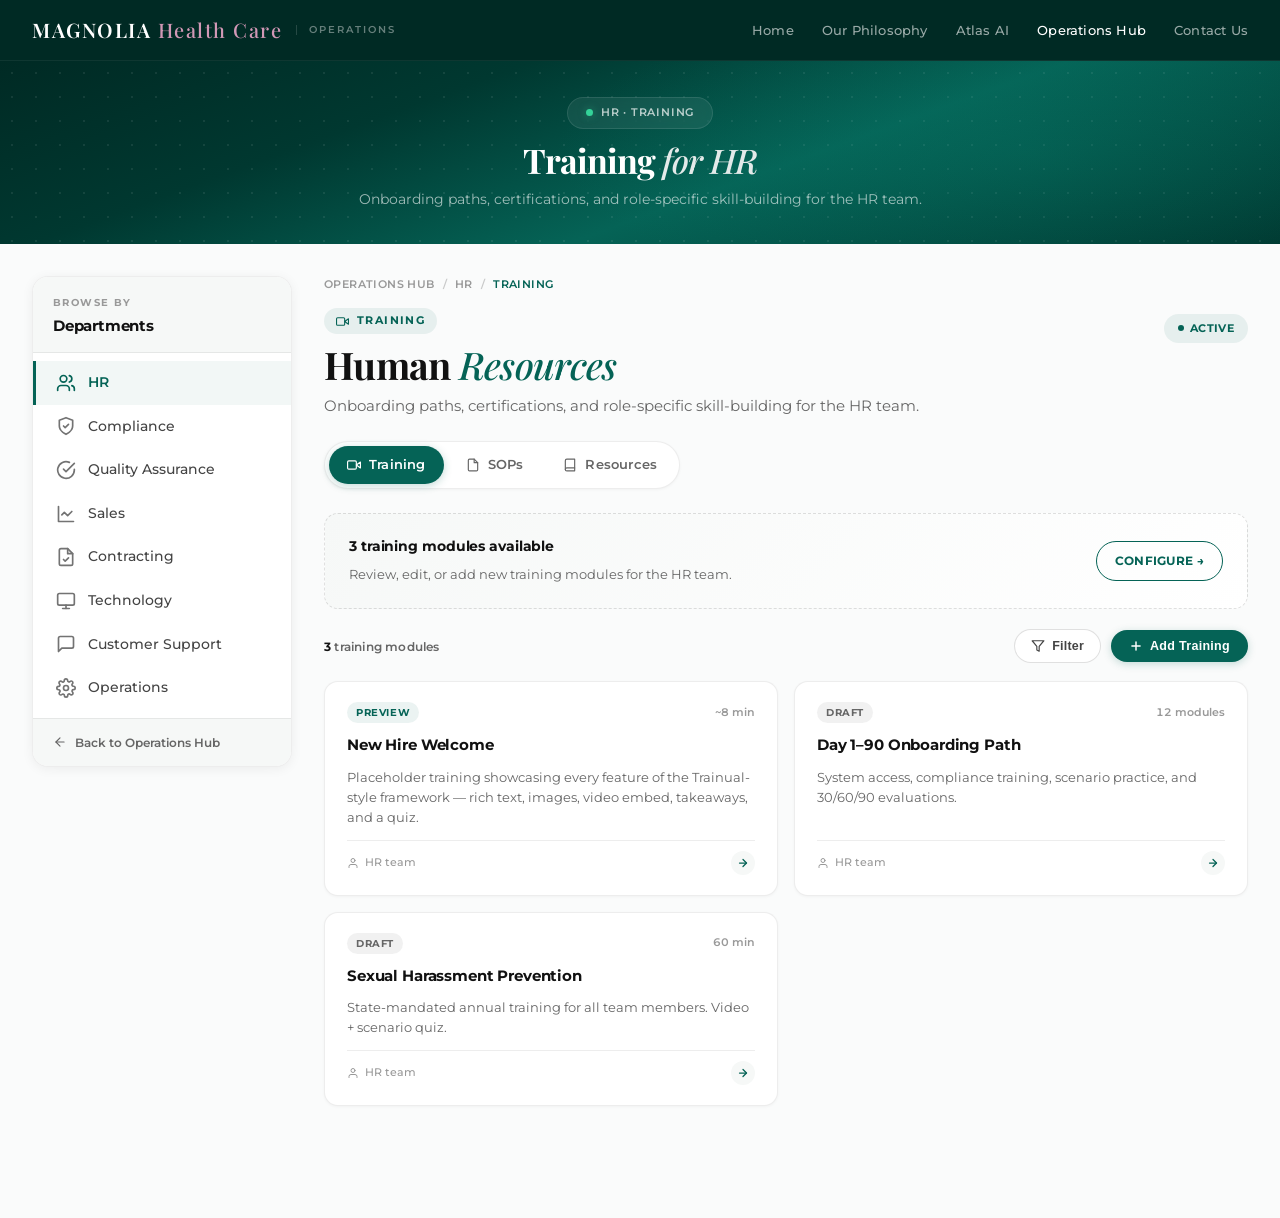
<file: view.html>
<!DOCTYPE html>
<html lang="en">
<head>
<meta charset="UTF-8">
<meta name="viewport" content="width=device-width, initial-scale=1.0">
<title>Operations Hub — Magnolia Health Care</title>
<link rel="preconnect" href="https://fonts.googleapis.com">
<link href="https://fonts.googleapis.com/css2?family=Playfair+Display:wght@400;500;600;700;800&family=Montserrat:wght@400;500;600;700&display=swap" rel="stylesheet">
<link rel="stylesheet" href="styles.css">
<style>
/* ─── View page layout ─── */
.hub{display:grid;grid-template-columns:260px 1fr;gap:32px;margin-top:32px;padding-bottom:80px;align-items:start}

/* ─── Page header ─── */
.page-hdr{display:flex;justify-content:space-between;align-items:flex-start;gap:24px;margin-bottom:22px}
.page-hdr .eyebrow{display:inline-flex;align-items:center;gap:8px;font-size:10.5px;font-weight:700;letter-spacing:1.4px;color:var(--green);text-transform:uppercase;margin-bottom:10px;padding:5px 12px;background:var(--green-bg2);border-radius:var(--r-pill)}
.page-hdr .eyebrow svg{width:13px;height:13px}
.page-hdr h1{font-size:38px;font-weight:700;letter-spacing:-.7px;color:var(--t1);line-height:1.1;margin-bottom:8px}
.page-hdr h1 em{font-style:italic;color:var(--green);font-weight:500}
.page-hdr p{font-size:14.5px;color:var(--t3);max-width:620px;line-height:1.7}
.page-hdr .meta{display:flex;gap:8px;flex-shrink:0;padding-top:6px}

/* ─── Framework tabs (Training / SOPs / Resources) ─── */
.tabs{display:flex;gap:4px;padding:4px;background:var(--white);border:1px solid var(--stroke);border-radius:var(--r-pill);box-shadow:var(--sh);margin-bottom:24px;width:fit-content}
.tab{display:inline-flex;align-items:center;gap:8px;padding:9px 18px;font-size:12.5px;font-weight:600;color:var(--t3);border-radius:var(--r-pill);cursor:pointer;transition:all .2s;letter-spacing:.2px;white-space:nowrap}
.tab svg{width:14px;height:14px}
.tab:hover{color:var(--green);background:var(--sage-xl)}
.tab.on{background:var(--green);color:#fff;box-shadow:0 2px 8px rgba(5,99,86,.24)}
.tab.on:hover{background:var(--green);color:#fff}

/* ─── Toolbar above grid ─── */
.toolbar{display:flex;justify-content:space-between;align-items:center;gap:16px;margin-bottom:18px}
.toolbar .count{font-size:12px;font-weight:600;color:var(--t3);letter-spacing:.2px}
.toolbar .count strong{color:var(--t1);font-weight:700}
.toolbar .actions{display:flex;gap:10px;align-items:center}
.btn-add{display:inline-flex;align-items:center;gap:7px;padding:9px 18px;font-size:12.5px;font-weight:700;color:#fff;background:var(--green);border:none;border-radius:var(--r-pill);cursor:pointer;letter-spacing:.3px;box-shadow:0 2px 8px rgba(5,99,86,.22);transition:all .2s}
.btn-add:hover{background:var(--green-l);box-shadow:0 4px 14px rgba(5,99,86,.32);transform:translateY(-1px)}
.btn-add svg{width:14px;height:14px}
.btn-ghost{display:inline-flex;align-items:center;gap:7px;padding:9px 16px;font-size:12.5px;font-weight:600;color:var(--t2);background:var(--white);border:1px solid var(--stroke-h);border-radius:var(--r-pill);cursor:pointer;letter-spacing:.2px;transition:all .2s}
.btn-ghost:hover{color:var(--green);border-color:var(--green)}
.btn-ghost svg{width:14px;height:14px}

/* ─── Item grid ─── */
.items{display:grid;grid-template-columns:repeat(auto-fill,minmax(320px,1fr));gap:16px;margin-bottom:32px}
.item{background:var(--white);border:1px solid var(--stroke);border-radius:14px;padding:20px 22px;box-shadow:var(--sh);cursor:pointer;transition:all .2s;display:flex;flex-direction:column;gap:12px;text-decoration:none;color:inherit}
.item:hover{border-color:var(--green);box-shadow:var(--sh-md);transform:translateY(-2px)}
.item-top{display:flex;align-items:center;justify-content:space-between;gap:12px}
.item-tag{font-size:9.5px;font-weight:700;color:var(--green);background:var(--green-bg2);padding:3px 9px;border-radius:var(--r-pill);letter-spacing:.6px;text-transform:uppercase}
.item-tag.draft{background:rgba(153,153,153,.14);color:var(--t3)}
.item-dur{font-size:11px;color:var(--t4);font-weight:600;font-variant-numeric:tabular-nums}
.item h4{font-size:15px;font-weight:700;color:var(--t1);letter-spacing:-.15px;line-height:1.35;margin:0}
.item p{font-size:12.5px;color:var(--t3);line-height:1.6;margin:0;flex:1}
.item-ft{display:flex;align-items:center;justify-content:space-between;gap:10px;padding-top:10px;border-top:1px solid var(--stroke);margin-top:auto}
.item-ft .owner{font-size:11px;color:var(--t4);font-weight:500;display:inline-flex;align-items:center;gap:6px}
.item-ft .owner svg{width:12px;height:12px}
.item-ft .arrow{width:24px;height:24px;display:inline-flex;align-items:center;justify-content:center;border-radius:50%;background:var(--sage-xl);color:var(--green);transition:all .2s}
.item-ft .arrow svg{width:12px;height:12px}
.item:hover .item-ft .arrow{background:var(--green);color:#fff;transform:translateX(2px)}

/* ─── Category filter chips (Resources) ─── */
.chip-row{display:flex;flex-wrap:wrap;gap:8px;margin-bottom:18px}
.chip{display:inline-flex;align-items:center;gap:6px;padding:7px 14px;font-size:12px;font-weight:600;color:var(--t3);background:var(--white);border:1px solid var(--stroke-h);border-radius:var(--r-pill);cursor:pointer;transition:all .2s;letter-spacing:.1px;font-family:inherit}
.chip:hover{color:var(--green);border-color:var(--green)}
.chip.on{background:var(--green);color:#fff;border-color:var(--green);box-shadow:0 2px 8px rgba(5,99,86,.22)}
.chip .ct{font-size:10px;font-weight:700;opacity:.65;margin-left:2px}
.chip.on .ct{opacity:.9}

/* ─── Resource card variant (files / templates) ─── */
.item.res{flex-direction:row;align-items:stretch;gap:16px;padding:18px 20px}
.item.res .file-ico{width:52px;height:62px;border-radius:8px;display:flex;flex-direction:column;align-items:center;justify-content:flex-end;padding:8px 4px 8px;flex-shrink:0;position:relative;overflow:hidden;color:#fff;font-size:9.5px;font-weight:700;letter-spacing:.5px}
.item.res .file-ico::before{content:"";position:absolute;top:0;right:0;width:14px;height:14px;background:rgba(255,255,255,.35);clip-path:polygon(0 0,100% 100%,0 100%)}
.item.res .file-ico.pdf{background:linear-gradient(145deg,#c54040,#9a2a2a)}
.item.res .file-ico.doc{background:linear-gradient(145deg,#2b5ea8,#1d4177)}
.item.res .file-ico.xls{background:linear-gradient(145deg,#1d6f42,#0e4b2a)}
.item.res .file-ico.ppt{background:linear-gradient(145deg,#c06a20,#8e4e16)}
.item.res .file-ico.link{background:linear-gradient(145deg,var(--green),var(--green-l))}
.item.res .file-ico.img{background:linear-gradient(145deg,#7355c7,#54399c)}
.item.res .res-body{display:flex;flex-direction:column;gap:6px;flex:1;min-width:0}
.item.res .res-top{display:flex;align-items:center;gap:8px;flex-wrap:wrap}
.item.res .res-cat{font-size:9.5px;font-weight:700;color:var(--t3);background:var(--sage-l);padding:3px 9px;border-radius:var(--r-pill);letter-spacing:.6px;text-transform:uppercase}
.item.res .res-size{font-size:10.5px;color:var(--t4);font-weight:600;letter-spacing:.3px}
.item.res h4{font-size:14.5px;margin:0}
.item.res p{font-size:12px;margin:0;line-height:1.55;flex:1}
.item.res .res-ft{display:flex;align-items:center;justify-content:space-between;gap:10px;padding-top:4px;border:none;margin-top:2px}
.item.res .res-ft .updated{font-size:10.5px;color:var(--t4);font-weight:500;letter-spacing:.2px}
.item.res .res-ft .dl{display:inline-flex;align-items:center;gap:6px;font-size:11px;font-weight:700;color:var(--green);letter-spacing:.4px;text-transform:uppercase}
.item.res .res-ft .dl svg{width:12px;height:12px}
.item.res:hover .res-ft .dl{color:var(--green-l)}

/* ─── Configure-this-section card ─── */
.config-card{border-radius:14px;padding:22px 24px;background:linear-gradient(135deg,var(--sage-xl) 0%,var(--white) 100%);border:1px dashed var(--stroke-h);display:flex;justify-content:space-between;align-items:center;gap:20px;margin-bottom:20px}
.config-card-txt strong{display:block;font-size:13.5px;font-weight:700;color:var(--t1);margin-bottom:3px;letter-spacing:-.1px}
.config-card-txt span{font-size:12.5px;color:var(--t3);line-height:1.6}
.config-card a{font-size:12px;font-weight:700;color:var(--green);letter-spacing:.3px;text-transform:uppercase;white-space:nowrap;padding:9px 18px;border:1.5px solid var(--green);border-radius:var(--r-pill);transition:all .2s}
.config-card a:hover{background:var(--green);color:#fff}

/* ─── Responsive ─── */
@media (max-width:960px){
  .hub{grid-template-columns:1fr;gap:20px}
  .side{position:static}
  .page-hdr{flex-direction:column}
  .page-hdr h1{font-size:28px}
  .toolbar{flex-direction:column;align-items:flex-start}
  .items{grid-template-columns:1fr}
  .config-card{flex-direction:column;align-items:flex-start;text-align:left}
}
</style>
</head>
<body>

<!-- Top Nav -->
<nav class="nav"><div class="nav-in">
  <div class="nav-brand">
    <span class="mark">MAGNOLIA <em>Health Care</em></span>
    <span class="sub">Operations</span>
  </div>
  <div class="nav-links">
    <a href="https://magnoliahealthcare.com">Home</a>
    <a href="https://magnoliahealthcare.com/#philosophy">Our Philosophy</a>
    <a href="https://magnoliahealthcare.com/#atlas">Atlas AI</a>
    <a href="index.html" class="on">Operations Hub</a>
    <a href="https://magnoliahealthcare.com/#contact">Contact Us</a>
  </div>
</div></nav>

<!-- Compact hero -->
<section class="hero compact"><div class="hero-in">
  <div class="hero-badge"><div class="hero-dot"></div><span id="heroBadge">Department Knowledge</span></div>
  <h1 class="serif" id="heroTitle">Operations <em>Hub</em></h1>
  <p id="heroSub">Loading…</p>
</div></section>

<!-- View -->
<div class="wrap"><div class="hub">

  <!-- Sidebar: same department nav as hub, but each item links to view.html for the current framework -->
  <aside class="side">
    <div class="side-hdr">
      <div class="eyebrow">Browse by</div>
      <h3>Departments</h3>
    </div>
    <nav class="depts" id="depts">
      <a class="dept" data-id="hr">
        <span class="ico"><svg viewBox="0 0 24 24" fill="none" stroke="currentColor" stroke-width="2" stroke-linecap="round" stroke-linejoin="round"><path d="M16 21v-2a4 4 0 0 0-4-4H6a4 4 0 0 0-4 4v2"/><circle cx="9" cy="7" r="4"/><path d="M22 21v-2a4 4 0 0 0-3-3.87"/><path d="M16 3.13a4 4 0 0 1 0 7.75"/></svg></span>
        HR
      </a>
      <a class="dept" data-id="compliance">
        <span class="ico"><svg viewBox="0 0 24 24" fill="none" stroke="currentColor" stroke-width="2" stroke-linecap="round" stroke-linejoin="round"><path d="M12 22s8-4 8-10V5l-8-3-8 3v7c0 6 8 10 8 10z"/><path d="m9 12 2 2 4-4"/></svg></span>
        Compliance
      </a>
      <a class="dept" data-id="qa">
        <span class="ico"><svg viewBox="0 0 24 24" fill="none" stroke="currentColor" stroke-width="2" stroke-linecap="round" stroke-linejoin="round"><path d="M22 11.08V12a10 10 0 1 1-5.93-9.14"/><path d="m9 11 3 3L22 4"/></svg></span>
        Quality Assurance
      </a>
      <a class="dept" data-id="sales">
        <span class="ico"><svg viewBox="0 0 24 24" fill="none" stroke="currentColor" stroke-width="2" stroke-linecap="round" stroke-linejoin="round"><path d="M3 3v18h18"/><path d="m19 9-5 5-4-4-3 3"/></svg></span>
        Sales
      </a>
      <a class="dept" data-id="contracting">
        <span class="ico"><svg viewBox="0 0 24 24" fill="none" stroke="currentColor" stroke-width="2" stroke-linecap="round" stroke-linejoin="round"><path d="M14 2H6a2 2 0 0 0-2 2v16a2 2 0 0 0 2 2h12a2 2 0 0 0 2-2V8z"/><polyline points="14 2 14 8 20 8"/><path d="m9 15 2 2 4-4"/></svg></span>
        Contracting
      </a>
      <a class="dept" data-id="technology">
        <span class="ico"><svg viewBox="0 0 24 24" fill="none" stroke="currentColor" stroke-width="2" stroke-linecap="round" stroke-linejoin="round"><rect x="2" y="3" width="20" height="14" rx="2"/><path d="M8 21h8"/><path d="M12 17v4"/></svg></span>
        Technology
      </a>
      <a class="dept" data-id="support">
        <span class="ico"><svg viewBox="0 0 24 24" fill="none" stroke="currentColor" stroke-width="2" stroke-linecap="round" stroke-linejoin="round"><path d="M21 15a2 2 0 0 1-2 2H7l-4 4V5a2 2 0 0 1 2-2h14a2 2 0 0 1 2 2z"/></svg></span>
        Customer Support
      </a>
      <a class="dept" data-id="operations">
        <span class="ico"><svg viewBox="0 0 24 24" fill="none" stroke="currentColor" stroke-width="2" stroke-linecap="round" stroke-linejoin="round"><circle cx="12" cy="12" r="3"/><path d="M19.4 15a1.65 1.65 0 0 0 .33 1.82l.06.06a2 2 0 1 1-2.83 2.83l-.06-.06a1.65 1.65 0 0 0-1.82-.33 1.65 1.65 0 0 0-1 1.51V21a2 2 0 1 1-4 0v-.09a1.65 1.65 0 0 0-1-1.51 1.65 1.65 0 0 0-1.82.33l-.06.06a2 2 0 1 1-2.83-2.83l.06-.06a1.65 1.65 0 0 0 .33-1.82 1.65 1.65 0 0 0-1.51-1H3a2 2 0 1 1 0-4h.09a1.65 1.65 0 0 0 1.51-1 1.65 1.65 0 0 0-.33-1.82l-.06-.06a2 2 0 1 1 2.83-2.83l.06.06a1.65 1.65 0 0 0 1.82.33h0a1.65 1.65 0 0 0 1-1.51V3a2 2 0 1 1 4 0v.09a1.65 1.65 0 0 0 1 1.51h0a1.65 1.65 0 0 0 1.82-.33l.06-.06a2 2 0 1 1 2.83 2.83l-.06.06a1.65 1.65 0 0 0-.33 1.82v0a1.65 1.65 0 0 0 1.51 1H21a2 2 0 1 1 0 4h-.09a1.65 1.65 0 0 0-1.51 1z"/></svg></span>
        Operations
      </a>
    </nav>
    <div class="side-ft">
      <a href="index.html">
        <svg viewBox="0 0 24 24" fill="none" stroke="currentColor" stroke-width="2" stroke-linecap="round" stroke-linejoin="round"><line x1="19" y1="12" x2="5" y2="12"/><polyline points="12 19 5 12 12 5"/></svg>
        Back to Operations Hub
      </a>
    </div>
  </aside>

  <!-- Main panel -->
  <main class="main">
    <div class="crumb">
      <a href="index.html">Operations Hub</a>
      <span class="div">/</span>
      <a href="index.html" id="crumbDept">HR</a>
      <span class="div">/</span>
      <span class="on" id="crumbView">Training</span>
    </div>

    <div class="page-hdr">
      <div>
        <div class="eyebrow" id="viewEyebrow">
          <svg id="viewIcon" viewBox="0 0 24 24" fill="none" stroke="currentColor" stroke-width="2" stroke-linecap="round" stroke-linejoin="round"></svg>
          <span id="viewLabel">Training</span>
        </div>
        <h1 class="serif" id="pageTitle">Human <em>Resources</em></h1>
        <p id="pageSub">Loading…</p>
      </div>
      <div class="meta">
        <span class="badge draft" id="configBadge"><span class="dot"></span>Not Configured</span>
      </div>
    </div>

    <!-- Framework tabs -->
    <div class="tabs" id="tabs">
      <a class="tab" data-view="training">
        <svg viewBox="0 0 24 24" fill="none" stroke="currentColor" stroke-width="2" stroke-linecap="round" stroke-linejoin="round"><polygon points="23 7 16 12 23 17 23 7"/><rect x="1" y="5" width="15" height="14" rx="2"/></svg>
        Training
      </a>
      <a class="tab" data-view="sops">
        <svg viewBox="0 0 24 24" fill="none" stroke="currentColor" stroke-width="2" stroke-linecap="round" stroke-linejoin="round"><path d="M14 2H6a2 2 0 0 0-2 2v16a2 2 0 0 0 2 2h12a2 2 0 0 0 2-2V8z"/><polyline points="14 2 14 8 20 8"/></svg>
        SOPs
      </a>
      <a class="tab" data-view="resources">
        <svg viewBox="0 0 24 24" fill="none" stroke="currentColor" stroke-width="2" stroke-linecap="round" stroke-linejoin="round"><path d="M4 19.5A2.5 2.5 0 0 1 6.5 17H20"/><path d="M6.5 2H20v20H6.5A2.5 2.5 0 0 1 4 19.5v-15A2.5 2.5 0 0 1 6.5 2z"/></svg>
        Resources
      </a>
    </div>

    <!-- Configure / populate CTA -->
    <div class="config-card">
      <div class="config-card-txt">
        <strong id="configTitle">No content in this section yet</strong>
        <span id="configSub">Add the first item to populate this space for your team.</span>
      </div>
      <a href="#">Configure →</a>
    </div>

    <!-- Toolbar -->
    <div class="toolbar">
      <div class="count"><strong id="itemCount">0</strong> <span id="itemKind">items</span></div>
      <div class="actions">
        <button class="btn-ghost">
          <svg viewBox="0 0 24 24" fill="none" stroke="currentColor" stroke-width="2" stroke-linecap="round" stroke-linejoin="round"><polygon points="22 3 2 3 10 12.46 10 19 14 21 14 12.46 22 3"/></svg>
          Filter
        </button>
        <button class="btn-add">
          <svg viewBox="0 0 24 24" fill="none" stroke="currentColor" stroke-width="2.5" stroke-linecap="round" stroke-linejoin="round"><line x1="12" y1="5" x2="12" y2="19"/><line x1="5" y1="12" x2="19" y2="12"/></svg>
          <span id="addLabel">Add Training</span>
        </button>
      </div>
    </div>

    <!-- Category filter chips (only shown for Resources view) -->
    <div class="chip-row" id="chipRow" style="display:none"></div>

    <!-- Item grid (populated by JS; empty state shown when no items) -->
    <div class="items" id="items"></div>

    <!-- Empty state fallback -->
    <div class="empty" id="emptyState" style="display:none">
      <strong id="emptyTitle">No training modules yet.</strong>
      <span id="emptyCopy">Training materials added to this department will appear here.</span>
      <br><a href="#">Add the first item →</a>
    </div>
  </main>

</div></div>

<script>
// ─── Department catalog ───
const DEPTS = {
  hr:         { label:'HR',                title:'Human <em>Resources</em>' },
  compliance: { label:'Compliance',        title:'Compliance <em>& Risk</em>' },
  qa:         { label:'Quality Assurance', title:'Quality <em>Assurance</em>' },
  sales:      { label:'Sales',             title:'Sales <em>Department</em>' },
  contracting:{ label:'Contracting',       title:'Carrier <em>Contracting</em>' },
  technology: { label:'Technology',        title:'Technology <em>& Systems</em>' },
  support:    { label:'Customer Support',  title:'Customer <em>Support</em>' },
  operations: { label:'Operations',        title:'Operations <em>& Data</em>' }
};

// ─── Framework catalog (Training / SOPs / Resources) ───
// Each framework has its own copy, item-noun, and icon path. When real content
// is wired up, items get pulled from the data layer and rendered below.
const VIEWS = {
  training: {
    label: 'Training',
    plural: 'training modules',
    noun: 'training module',
    sub: dept => `Onboarding paths, certifications, and role-specific skill-building for the ${dept} team.`,
    addLabel: 'Add Training',
    iconPath: '<polygon points="23 7 16 12 23 17 23 7"/><rect x="1" y="5" width="15" height="14" rx="2"/>',
  },
  sops: {
    label: 'SOPs',
    plural: 'standard operating procedures',
    noun: 'SOP',
    sub: dept => `Standard operating procedures that define how the ${dept} team gets work done — owned and maintained by each team.`,
    addLabel: 'Add SOP',
    iconPath: '<path d="M14 2H6a2 2 0 0 0-2 2v16a2 2 0 0 0 2 2h12a2 2 0 0 0 2-2V8z"/><polyline points="14 2 14 8 20 8"/><line x1="16" y1="13" x2="8" y2="13"/><line x1="16" y1="17" x2="8" y2="17"/>',
  },
  resources: {
    label: 'Resources',
    plural: 'resources',
    noun: 'resource',
    sub: dept => `Reference material, templates, forms, and quick-access tools the ${dept} team needs to do the job.`,
    addLabel: 'Add Resource',
    iconPath: '<path d="M4 19.5A2.5 2.5 0 0 1 6.5 17H20"/><path d="M6.5 2H20v20H6.5A2.5 2.5 0 0 1 4 19.5v-15A2.5 2.5 0 0 1 6.5 2z"/>',
  }
};

// ─── Content data (placeholder — Mitchell + Kyle will populate) ───
// Shape: CONTENT[deptId][viewId] = [ { title, desc, duration, tag, owner, sopId?, trainingId?, ... } ]
//   · trainingId → deep-links a Training row into trainings-data.js (full Trainual-style module)
//   · sopId      → deep-links a SOPs row into sops-data.js (full Kyle-framework walkthrough)
//   · Resource rows use a different shape: { title, desc, category, fileType, fileSize, updated, url }
// Leave a dept/view pair out, or set to [], to show the empty state.
const CONTENT = {
  hr: {
    training: [
      { title:'New Hire Welcome', desc:'Placeholder training showcasing every feature of the Trainual-style framework — rich text, images, video embed, takeaways, and a quiz.', duration:'~8 min', tag:'Preview', trainingId:'new-hire-welcome' },
      { title:'Day 1–90 Onboarding Path', desc:'System access, compliance training, scenario practice, and 30/60/90 evaluations.', duration:'12 modules', tag:'Draft' },
      { title:'Sexual Harassment Prevention', desc:'State-mandated annual training for all team members. Video + scenario quiz.', duration:'60 min', tag:'Draft' },
    ],
    sops: [
      { title:'Sample Workflow', desc:'Placeholder SOP demonstrating every feature of the framework — sections, tips, warnings, visual mockups, and progress. Replace this with your first real SOP.', duration:'5 steps', tag:'Preview', sopId:'sample-workflow' },
    ],
    resources: [
      { title:'New Hire Paperwork Packet', desc:'W-4, I-9, direct deposit form, HIPAA acknowledgement, and confidentiality agreement — bundled for Day 1.', category:'Forms', fileType:'pdf', fileSize:'1.2 MB', updated:'Apr 2026', url:'#' },
      { title:'Offer Letter Template', desc:'Customizable offer letter with start date, compensation, and at-will language already compliant with state requirements.', category:'Templates', fileType:'doc', fileSize:'94 KB', updated:'Mar 2026', url:'#' },
      { title:'30/60/90 Performance Review', desc:'Milestone review template used by team leads for every new hire during their first 90 days.', category:'Templates', fileType:'doc', fileSize:'68 KB', updated:'Feb 2026', url:'#' },
      { title:'Benefits Summary — 2026', desc:'At-a-glance overview of medical, dental, vision, 401(k), and PTO benefits for the current plan year.', category:'Reference', fileType:'pdf', fileSize:'412 KB', updated:'Jan 2026', url:'#' },
      { title:'Disciplinary Action Form', desc:'Formal write-up template for verbal warning, written warning, and final warning — used with HR approval.', category:'Forms', fileType:'pdf', fileSize:'180 KB', updated:'Feb 2026', url:'#' },
      { title:'BambooHR Employee Portal', desc:'Direct link to the employee self-service portal for PTO requests, pay stubs, and benefits enrollment.', category:'Links', fileType:'link', fileSize:'—', updated:'—', url:'https://bamboohr.com' },
    ],
  },

  contracting: {
    sops: [
      { title:'Aetna MAPD Downline Onboarding', desc:'Step-by-step guide with voice narration to onboard a writing agent under your Aetna MA/MAPD downline.', duration:'Guided walkthrough', tag:'Preview', url:'aetna-mapd-downline-onboarding.html' },
    ],
  },

  technology: {
    sops: [
      { title:'PolicyDen', desc:'The full training hub for Magnolia\'s PolicyDen CRM — onboarding, contacts, policies, pipeline, tasks, messages, calls, Atlas AI, and admin setup. Organized into bite-sized module walkthroughs.', duration:'13 modules', tag:'Core', url:'policyden.html' },
    ],
  },

  support: {
    training: [
      { title:'HIPAA Compliance for Customer Service', desc:'17-slide training covering PHI identification, two-identifier verification, third-party authorization, minimum necessary rule, physical security, and breach response. Annual requirement for all CSRs.', duration:'45 min', tag:'Required', owner:'Yanick Bass', trainingId:'cs-hipaa-training' },
      { title:'Call Scenario Training & Risk Assessment', desc:'8 real-world call scenarios across 3 risk tiers (Low, Moderate, High/Critical). CSRs practice ID card inquiries, copay confusion, enrollment disputes, cancellation requests, agent complaints, and unauthorized enrollments with guided decision trees.', duration:'60 min', tag:'Required', owner:'Yanick Bass', trainingId:'cs-scenario-training' },
      { title:'Tier 1 CSR Onboarding', desc:'Complete onboarding path for non-licensed Tier 1 CSRs — opening scripts, HIPAA verification, call routing, warm transfer protocol, and the Cardinal Rule (no benefits interpretation).', duration:'8 modules', tag:'Core', owner:'Yanick Bass', trainingId:'cs-tier1-onboarding' },
      { title:'Tier 2 CSR Advanced Training', desc:'Licensed agent training for Tier 2 CSRs — claims handling, provider inquiries, benefit explanations, carrier coordination, and escalation management. Requires 2-15 or 2-40 license + AHIP + Medicare certification.', duration:'10 modules', tag:'Core', owner:'Yanick Bass', trainingId:'cs-tier2-advanced' },
      { title:'De-Escalation & A.C.T. Framework', desc:'The 6-step de-escalation verbiage (Acknowledge, Validate, Reassure, Set Expectation, Control, Transition) plus the Supervisor A.C.T. framework (Acknowledge, Clarify, Take Ownership). Role-play scenarios included.', duration:'30 min', tag:'Core', owner:'Yanick Bass', trainingId:'cs-deescalation' },
      { title:'SMS Communication Compliance', desc:'Approved vs. prohibited SMS language, message classification system (8 categories), agent notification protocol via Slack, and all 12 approved response templates.', duration:'25 min', tag:'Core', owner:'Yanick Bass', trainingId:'cs-sms-compliance' },
    ],
    sops: [
      { title:'SOP-CS-001: Inbound Customer Service — Tier 1 & Tier 2', desc:'Complete two-tier call handling procedure. Tier 1 (non-licensed): opening script, HIPAA verification (name + DOB + zip), call routing, warm transfer handoff. Tier 2 (licensed): claims, providers, benefits, escalations. Full carrier contact directory included.', duration:'12 phases', tag:'Active', owner:'Yanick Bass', sopId:'cs-001-inbound' },
      { title:'SOP-CS-002: Escalation & De-Escalation Procedures', desc:'Three-level escalation framework: Level 1 (CSR resolution with 6-step de-escalation verbiage), Level 2 (Supervisor takeover with A.C.T. framework), Level 3 (Compliance/Formal Grievance). Includes abusive caller protocol and Corrective Action Plan process.', duration:'8 phases', tag:'Active', owner:'Yanick Bass', sopId:'cs-002-escalation' },
      { title:'SOP-CS-003: SMS Communication & Documentation', desc:'SMS as a service-only channel — same-day response requirement, 8 message classifications, 12 approved response templates, prohibited language list, agent notification via Slack, and PolicyDen documentation standards.', duration:'5 phases', tag:'Active', owner:'Yanick Bass', sopId:'cs-003-sms' },
      { title:'SOP-CS-004: HIPAA Compliance for Customer Service', desc:'PHI identification, two-identifier verification rule, third-party authorization, minimum necessary rule, physical security, breach response protocol, and QA scorecard integration. Covers all 17 slides of the Medicare HIPAA Training.', duration:'8 phases', tag:'Active', owner:'Yanick Bass', sopId:'cs-004-hipaa' },
      { title:'SOP-CS-005: Policy Cancellation Prevention', desc:'Supervisor-led save procedure: discovery → clarification → resolution options (PCP reassignment, provider verification, medication review) → consequence disclosure → final decision. Carrier cancellation numbers and "withdraw application" terminology.', duration:'6 phases', tag:'Active', owner:'Yanick Bass', sopId:'cs-005-cancellation' },
      { title:'SOP-CS-006: CSR Quality Assurance Scorecard', desc:'100-point CMS-weighted scorecard across 7 categories with auto-fail red flags. Scoring tiers: Green (95-100), Yellow (90-94), Red (<90). Evaluation procedures, coaching triggers, and real QA examples with scoring breakdowns.', duration:'Complete framework', tag:'Active', owner:'Yanick Bass', sopId:'cs-006-qa' },
      { title:'SOP-CS-007: Call Scenario Training & Risk Assessment', desc:'8 scenarios across 3 risk tiers — Low (ID card, transportation), Moderate (copay confusion, provider network), High (enrollment disputes, cancellations, agent complaints), Critical (unauthorized enrollment). Decision trees per scenario.', duration:'8 scenarios', tag:'Active', owner:'Yanick Bass', sopId:'cs-007-scenarios' },
    ],
    resources: [
      { title:'Carrier Contact Directory', desc:'Direct phone numbers for all Medicare Advantage carriers — member lines, non-member lines, and cancellation-specific numbers. Aetna, Anthem, CarePlus, Cigna, Devoted, Humana, UHC, Wellcare, People\'s Health, and more.', category:'Reference', fileType:'link', updated:'Apr 2026', url:'resource.html?id=cs-ref-carrier-contacts&dept=support' },
      { title:'CS Complaint & Escalation Form', desc:'Standardized documentation template for all escalation calls — call summary, primary/secondary complaint, key findings, member decision, compliance/risk notes. Required for every Level 2+ escalation.', category:'Forms', fileType:'link', updated:'Apr 2026', url:'resource.html?id=cs-ref-complaint-form&dept=support' },
      { title:'CSR QA Scorecard Template', desc:'Blank 2026 QA scorecard with all 7 categories, point weights, auto-fail triggers, and scoring tiers. Used by QA evaluators for weekly CSR call assessments.', category:'Forms', fileType:'link', updated:'Apr 2026', url:'resource.html?id=cs-ref-qa-scorecard&dept=support' },
      { title:'De-Escalation Verbiage Card', desc:'Quick-reference card with the 6-step de-escalation framework: Acknowledge, Validate, Reassure, Set Expectation, Control, Transition. Exact phrases for each step. Print and keep at desk.', category:'Reference', fileType:'link', updated:'Apr 2026', url:'resource.html?id=cs-ref-deescalation&dept=support' },
      { title:'SMS Response Templates', desc:'All 12 approved SMS templates: PHI redirect, dissatisfied members, "don\'t know you" response, enrollment redirect, cancellation, urgent callback, ID card, file sharing, welcome packet, wrong plan info, effective date, missed call.', category:'Templates', fileType:'link', updated:'Apr 2026', url:'resource.html?id=cs-ref-sms-templates&dept=support' },
      { title:'Cancellation Prevention Script', desc:'Full supervisor save script — opening through final decision. Includes resolution options checklist and consequence disclosure language. Supervisor use only.', category:'Supervisor Script', fileType:'link', updated:'Apr 2026', url:'resource.html?id=cs-ref-cancellation-script&dept=support' },
      { title:'HIPAA Training Slide Deck', desc:'Covers PHI, verification, authorization, minimum necessary, physical security, and breach response. Used for annual HIPAA certification training.', category:'Training Reference', fileType:'link', updated:'Apr 2026', url:'resource.html?id=cs-ref-hipaa-slides&dept=support' },
      { title:'Corrective Action Plan (CAP) Template', desc:'Formal CAP template triggered by founded complaints — compliance notification, coaching documentation, and remediation tracking. Used with Sales President and Team Lead.', category:'Forms', fileType:'link', updated:'Apr 2026', url:'resource.html?id=cs-ref-cap-template&dept=support' },
    ],
  },

};

// ─── URL parsing ───
function getParam(k, fallback) {
  const v = new URLSearchParams(location.search).get(k);
  return v || fallback;
}

const deptId = DEPTS[getParam('dept', 'hr')] ? getParam('dept', 'hr') : 'hr';
let   viewId = VIEWS[getParam('view', 'training')] ? getParam('view', 'training') : 'training';

// ─── Renderers ───
function renderSidebar() {
  // Mark the active dept, and route each dept pill to view.html with the current view preserved.
  document.querySelectorAll('.dept').forEach(el => {
    const id = el.dataset.id;
    el.classList.toggle('on', id === deptId);
    el.setAttribute('href', `view.html?dept=${id}&view=${viewId}`);
  });
}

function renderTabs() {
  document.querySelectorAll('.tab').forEach(el => {
    const v = el.dataset.view;
    el.classList.toggle('on', v === viewId);
    el.setAttribute('href', `view.html?dept=${deptId}&view=${v}`);
  });
}

function renderHeader() {
  const dept = DEPTS[deptId];
  const view = VIEWS[viewId];

  document.getElementById('heroBadge').textContent = `${dept.label} · ${view.label}`;
  document.getElementById('heroTitle').innerHTML = `${view.label} <em>for ${dept.label}</em>`;
  document.getElementById('heroSub').textContent = view.sub(dept.label);

  document.getElementById('crumbDept').textContent = dept.label;
  document.getElementById('crumbDept').setAttribute('href', 'index.html');
  document.getElementById('crumbView').textContent = view.label;

  document.getElementById('viewLabel').textContent = view.label;
  document.getElementById('viewIcon').innerHTML = view.iconPath;

  document.getElementById('pageTitle').innerHTML = dept.title;
  document.getElementById('pageSub').textContent = view.sub(dept.label);
  document.getElementById('addLabel').textContent = view.addLabel;
  document.getElementById('itemKind').textContent = view.plural;

  document.title = `${dept.label} ${view.label} — Magnolia Operations Hub`;
}

// Active resource filter (resets each time view changes)
let activeCategory = 'All';

// Deep-link rules:
//   training  → training.html?id=…   (unless an explicit `url` override is set)
//   SOPs      → sop.html?id=…         (unless an explicit `url` override is set —
//                                       e.g. a Kyle-style standalone SOP page)
//   resources → external file URL
function itemHref(it) {
  if (viewId === 'training') {
    if (it.url) return it.url;
    if (it.trainingId) return `training.html?id=${it.trainingId}&dept=${deptId}`;
  }
  if (viewId === 'sops') {
    if (it.url) return it.url;
    if (it.sopId) return `sop.html?id=${it.sopId}&dept=${deptId}`;
  }
  if (viewId === 'resources') return it.url || '#';
  return '#';
}

function fileLabel(type) {
  const map = { pdf:'PDF', doc:'DOC', docx:'DOC', xls:'XLS', xlsx:'XLS', ppt:'PPT', pptx:'PPT', link:'LINK', url:'LINK', img:'IMG', png:'IMG', jpg:'IMG' };
  return map[(type || '').toLowerCase()] || 'FILE';
}
function fileClass(type) {
  const map = { pdf:'pdf', doc:'doc', docx:'doc', xls:'xls', xlsx:'xls', ppt:'ppt', pptx:'ppt', link:'link', url:'link', img:'img', png:'img', jpg:'img' };
  return map[(type || '').toLowerCase()] || 'doc';
}

function renderChips(items) {
  // Only render category chips for Resources view
  const host = document.getElementById('chipRow');
  if (viewId !== 'resources' || items.length === 0) { host.innerHTML = ''; host.style.display = 'none'; return; }

  const counts = {};
  items.forEach(it => {
    const c = it.category || 'Uncategorized';
    counts[c] = (counts[c] || 0) + 1;
  });
  const categories = ['All', ...Object.keys(counts).sort()];
  host.style.display = 'flex';
  host.innerHTML = categories.map(cat => {
    const count = cat === 'All' ? items.length : counts[cat];
    return `<button class="chip ${cat === activeCategory ? 'on' : ''}" data-cat="${cat}">${cat}<span class="ct">${count}</span></button>`;
  }).join('');
  host.querySelectorAll('.chip').forEach(c => c.addEventListener('click', () => {
    activeCategory = c.dataset.cat;
    renderItems();
  }));
}

function renderItems() {
  const view = VIEWS[viewId];
  const allItems = (CONTENT[deptId] && CONTENT[deptId][viewId]) || [];
  const items = (viewId === 'resources' && activeCategory !== 'All')
    ? allItems.filter(it => (it.category || 'Uncategorized') === activeCategory)
    : allItems;

  const grid = document.getElementById('items');
  const empty = document.getElementById('emptyState');
  const configBadge = document.getElementById('configBadge');
  const configTitle = document.getElementById('configTitle');
  const configSub = document.getElementById('configSub');

  renderChips(allItems);
  document.getElementById('itemCount').textContent = items.length;

  if (allItems.length === 0) {
    grid.innerHTML = '';
    empty.style.display = 'block';
    document.getElementById('emptyTitle').textContent = `No ${view.plural} yet.`;
    document.getElementById('emptyCopy').textContent =
      `${view.label} added to ${DEPTS[deptId].label} will appear here.`;
    configBadge.innerHTML = '<span class="dot"></span>Not Configured';
    configBadge.className = 'badge draft';
    configTitle.textContent = 'No content in this section yet';
    configSub.textContent = `Add the first ${view.noun} to populate this space for your team.`;
    return;
  }

  empty.style.display = 'none';
  configBadge.innerHTML = '<span class="dot"></span>Active';
  configBadge.className = 'badge';
  configTitle.textContent = `${allItems.length} ${allItems.length === 1 ? view.noun : view.plural} available`;
  configSub.textContent = `Review, edit, or add new ${view.plural} for the ${DEPTS[deptId].label} team.`;

  if (viewId === 'resources') {
    // File-style resource cards with download / open-link CTA
    grid.innerHTML = items.map(it => {
      const isViewer = (it.url || '').startsWith('sop.html') || (it.url || '').startsWith('training.html');
      const isLink = isViewer || (it.fileType || '').toLowerCase() === 'link' || (it.url || '').startsWith('http');
      const external = isLink ? '' : ' download';
      return `
        <a class="item res" href="${itemHref(it)}"${external}>
          <div class="file-ico ${fileClass(it.fileType)}">${fileLabel(it.fileType)}</div>
          <div class="res-body">
            <div class="res-top">
              <span class="res-cat">${it.category || 'Resource'}</span>
              ${it.fileSize ? `<span class="res-size">${it.fileSize}</span>` : ''}
            </div>
            <h4>${it.title}</h4>
            <p>${it.desc || ''}</p>
            <div class="res-ft">
              <span class="updated">${it.updated ? 'Updated ' + it.updated : '&nbsp;'}</span>
              <span class="dl">
                ${isLink
                  ? 'Open <svg viewBox="0 0 24 24" fill="none" stroke="currentColor" stroke-width="2.5" stroke-linecap="round" stroke-linejoin="round"><path d="M5 12h14"/><polyline points="12 5 19 12 12 19"/></svg>'
                  : 'Download <svg viewBox="0 0 24 24" fill="none" stroke="currentColor" stroke-width="2.5" stroke-linecap="round" stroke-linejoin="round"><path d="M21 15v4a2 2 0 0 1-2 2H5a2 2 0 0 1-2-2v-4"/><polyline points="7 10 12 15 17 10"/><line x1="12" y1="15" x2="12" y2="3"/></svg>'
                }
              </span>
            </div>
          </div>
        </a>
      `;
    }).join('');
    return;
  }

  // Default card (Training + SOPs)
  grid.innerHTML = items.map(it => `
    <a class="item" href="${itemHref(it)}">
      <div class="item-top">
        <span class="item-tag${it.tag && it.tag.toLowerCase() === 'draft' ? ' draft' : ''}">${it.tag || view.label}</span>
        ${it.duration ? `<span class="item-dur">${it.duration}</span>` : ''}
      </div>
      <h4>${it.title}</h4>
      <p>${it.desc || ''}</p>
      <div class="item-ft">
        <span class="owner">
          <svg viewBox="0 0 24 24" fill="none" stroke="currentColor" stroke-width="2" stroke-linecap="round" stroke-linejoin="round"><path d="M20 21v-2a4 4 0 0 0-4-4H8a4 4 0 0 0-4 4v2"/><circle cx="12" cy="7" r="4"/></svg>
          ${it.owner || DEPTS[deptId].label + ' team'}
        </span>
        <span class="arrow">
          <svg viewBox="0 0 24 24" fill="none" stroke="currentColor" stroke-width="2.5" stroke-linecap="round" stroke-linejoin="round"><line x1="5" y1="12" x2="19" y2="12"/><polyline points="12 5 19 12 12 19"/></svg>
        </span>
      </div>
    </a>
  `).join('');
}

// ─── Init ───
renderSidebar();
renderTabs();
renderHeader();
renderItems();
</script>
</body>
</html>
</file>
<file: styles.css>
/* ─── Magnolia Operations Hub — shared shell ───
   Used by index.html (hub) and view.html (destination pages).
   Page-specific layout lives inline in each page. */

*{margin:0;padding:0;box-sizing:border-box}
:root{
  --green:#056356;--green-l:#067e6d;--green-d:#003830;--green-xd:#002a24;
  --green-bg:rgba(5,99,86,.05);--green-bg2:rgba(5,99,86,.08);--green-bg3:rgba(5,99,86,.12);
  --sage:#e3eae9;--sage-l:#eef3f2;--sage-xl:#f6f8f7;
  --bg:#fafbfb;--white:#fff;
  --t1:#111;--t2:#444;--t3:#666;--t4:#999;--t5:#bbb;
  --stroke:rgba(0,0,0,.07);--stroke-h:rgba(0,0,0,.12);
  --accent:#d198b6;
  --r:12px;--r-sm:8px;--r-pill:100px;
  --sh:0 1px 3px rgba(0,0,0,.04);--sh-md:0 2px 12px rgba(0,0,0,.06);--sh-lg:0 4px 24px rgba(0,0,0,.08);
}
body{font-family:Montserrat,-apple-system,BlinkMacSystemFont,sans-serif;background:var(--bg);color:var(--t1);line-height:1.6;-webkit-font-smoothing:antialiased}
.serif{font-family:'Playfair Display',Georgia,serif}
a{color:inherit;text-decoration:none}

/* ─── Top Nav ─── */
.nav{background:var(--green-xd);position:sticky;top:0;z-index:100;border-bottom:1px solid rgba(255,255,255,.06)}
.nav-in{max-width:1280px;margin:0 auto;display:flex;align-items:center;justify-content:space-between;height:60px;padding:0 32px}
.nav-brand{display:flex;align-items:center;gap:12px;flex-wrap:nowrap;white-space:nowrap;min-width:0}
.nav-brand .mark{font-family:'Playfair Display',Georgia,serif;color:#fff;font-size:20px;font-weight:600;letter-spacing:1.5px;white-space:nowrap}
.nav-brand .mark em{font-style:normal;color:var(--accent);font-weight:500}
.nav-brand .sub{color:rgba(255,255,255,.4);font-size:10px;font-weight:600;letter-spacing:2px;text-transform:uppercase;padding-left:12px;border-left:1px solid rgba(255,255,255,.15);margin-left:2px;white-space:nowrap;line-height:1}
@media (max-width:1080px){.nav-brand .sub{display:none}}
.nav-links{display:flex;gap:28px}
.nav-links a{font-size:13px;font-weight:500;color:rgba(255,255,255,.6);letter-spacing:.2px;transition:color .2s}
.nav-links a:hover{color:rgba(255,255,255,.95)}
.nav-links a.on{color:#fff}

/* ─── Hero (full) ─── */
.hero{background:linear-gradient(160deg,var(--green-xd) 0%,var(--green-d) 30%,var(--green) 60%,var(--green-d) 100%);padding:68px 32px 56px;text-align:center;position:relative;overflow:hidden}
.hero::before{content:'';position:absolute;inset:0;background-image:radial-gradient(rgba(255,255,255,.08) 1px,transparent 1px);background-size:24px 24px;pointer-events:none}
.hero::after{content:'';position:absolute;top:-40%;right:-20%;width:80%;height:180%;background:radial-gradient(ellipse,rgba(6,126,109,.25) 0%,transparent 65%);pointer-events:none}
.hero-in{position:relative;max-width:820px;margin:0 auto;z-index:1}
.hero-badge{display:inline-flex;align-items:center;gap:8px;background:rgba(255,255,255,.07);border:1px solid rgba(255,255,255,.1);padding:6px 18px;border-radius:var(--r-pill);font-size:11px;font-weight:600;color:rgba(255,255,255,.7);letter-spacing:.8px;text-transform:uppercase;margin-bottom:22px;backdrop-filter:blur(8px)}
.hero-dot{width:7px;height:7px;border-radius:50%;background:#34d399;box-shadow:0 0 8px rgba(52,211,153,.4)}
.hero h1{font-size:52px;font-weight:700;color:#fff;line-height:1.05;letter-spacing:-1px;margin-bottom:16px}
.hero h1 em{font-style:italic;color:var(--sage);font-weight:500}
.hero p{font-size:15.5px;color:rgba(255,255,255,.62);max-width:580px;margin:0 auto;line-height:1.7}

/* ─── Hero (compact variant, for sub-pages) ─── */
.hero.compact{padding:36px 32px 32px}
.hero.compact h1{font-size:34px;margin-bottom:10px}
.hero.compact p{font-size:14px;max-width:620px}
.hero.compact .hero-badge{margin-bottom:14px}

/* ─── Search bar (inside hero) ─── */
.search-wrap{position:relative;margin-top:32px;max-width:560px;margin-left:auto;margin-right:auto;z-index:2}
.search{display:flex;align-items:center;gap:12px;background:var(--white);border-radius:var(--r-pill);padding:12px 18px 12px 22px;box-shadow:0 8px 32px rgba(0,0,0,.18),0 2px 8px rgba(0,0,0,.12);transition:box-shadow .2s,transform .2s}
.search:focus-within{box-shadow:0 10px 40px rgba(0,0,0,.24),0 0 0 3px rgba(209,152,182,.3);transform:translateY(-1px)}
.search svg{width:18px;height:18px;color:var(--t4);flex-shrink:0}
.search input{flex:1;border:none;outline:none;font-family:inherit;font-size:14px;color:var(--t1);background:transparent;padding:6px 0}
.search input::placeholder{color:var(--t4)}
.search-k{background:var(--sage-l);border-radius:6px;padding:4px 8px;font-size:10px;font-weight:700;color:var(--t3);letter-spacing:.5px;border:1px solid var(--stroke)}

/* ─── Container ─── */
.wrap{max-width:1280px;margin:0 auto;padding:0 32px}

/* ─── Shared sidebar (used on hub + destination pages) ─── */
.side{background:var(--white);border-radius:16px;box-shadow:var(--sh-md);border:1px solid var(--stroke);overflow:hidden;position:sticky;top:80px}
.side-hdr{padding:18px 20px 14px;border-bottom:1px solid var(--stroke);background:var(--sage-xl)}
.side-hdr .eyebrow{font-size:10px;font-weight:700;letter-spacing:1.4px;color:var(--t4);text-transform:uppercase}
.side-hdr h3{font-size:15px;font-weight:700;color:var(--t1);margin-top:3px;letter-spacing:-.2px}
.depts{padding:8px 0}
.dept{display:flex;align-items:center;gap:12px;padding:11px 20px;font-size:13.5px;font-weight:500;color:var(--t2);cursor:pointer;transition:all .15s;border-left:3px solid transparent;position:relative}
.dept:hover{background:var(--sage-xl);color:var(--green)}
.dept.on{background:var(--green-bg);color:var(--green);font-weight:600;border-left-color:var(--green)}
.dept .ico{width:20px;height:20px;display:flex;align-items:center;justify-content:center;color:currentColor;opacity:.75}
.dept.on .ico{opacity:1}
.dept .count{margin-left:auto;font-size:10px;font-weight:700;color:var(--t4);background:var(--sage-l);padding:2px 8px;border-radius:var(--r-pill);letter-spacing:.3px}
.dept.on .count{background:var(--green);color:#fff}
.side-ft{padding:14px 20px;border-top:1px solid var(--stroke);background:var(--sage-xl)}
.side-ft a{display:flex;align-items:center;gap:8px;font-size:12px;font-weight:600;color:var(--t3)}
.side-ft a:hover{color:var(--green)}
.side-ft a svg{width:14px;height:14px}

/* ─── Breadcrumb ─── */
.crumb{display:flex;align-items:center;gap:8px;font-size:11px;font-weight:600;letter-spacing:.4px;text-transform:uppercase;color:var(--t4);margin-bottom:14px;flex-wrap:wrap}
.crumb .div{opacity:.5}
.crumb .on{color:var(--green)}
.crumb a:hover{color:var(--green)}

/* ─── Badges ─── */
.badge{display:inline-flex;align-items:center;gap:6px;padding:6px 14px;border-radius:var(--r-pill);background:var(--green-bg2);color:var(--green);font-size:11px;font-weight:700;letter-spacing:.3px;text-transform:uppercase}
.badge .dot{width:6px;height:6px;border-radius:50%;background:var(--green)}
.badge.draft{background:rgba(153,153,153,.12);color:var(--t3)}
.badge.draft .dot{background:var(--t4)}

/* ─── Empty states ─── */
.empty{padding:28px 22px;text-align:center;color:var(--t3);font-size:13px;line-height:1.65;background:repeating-linear-gradient(135deg,var(--sage-xl),var(--sage-xl) 8px,var(--white) 8px,var(--white) 16px);border-radius:10px;border:1px dashed var(--stroke-h)}
.empty strong{display:block;color:var(--t2);font-weight:700;font-size:13.5px;margin-bottom:4px}
.empty a{color:var(--green);font-weight:600;text-decoration:underline;text-decoration-color:var(--green-bg3);text-underline-offset:3px}

/* ─── Shared responsive ─── */
@media (max-width:960px){
  .hero h1{font-size:36px}
  .hero{padding:48px 24px 48px}
  .hero.compact h1{font-size:26px}
  .hero.compact{padding:28px 24px 26px}
}
</file>
